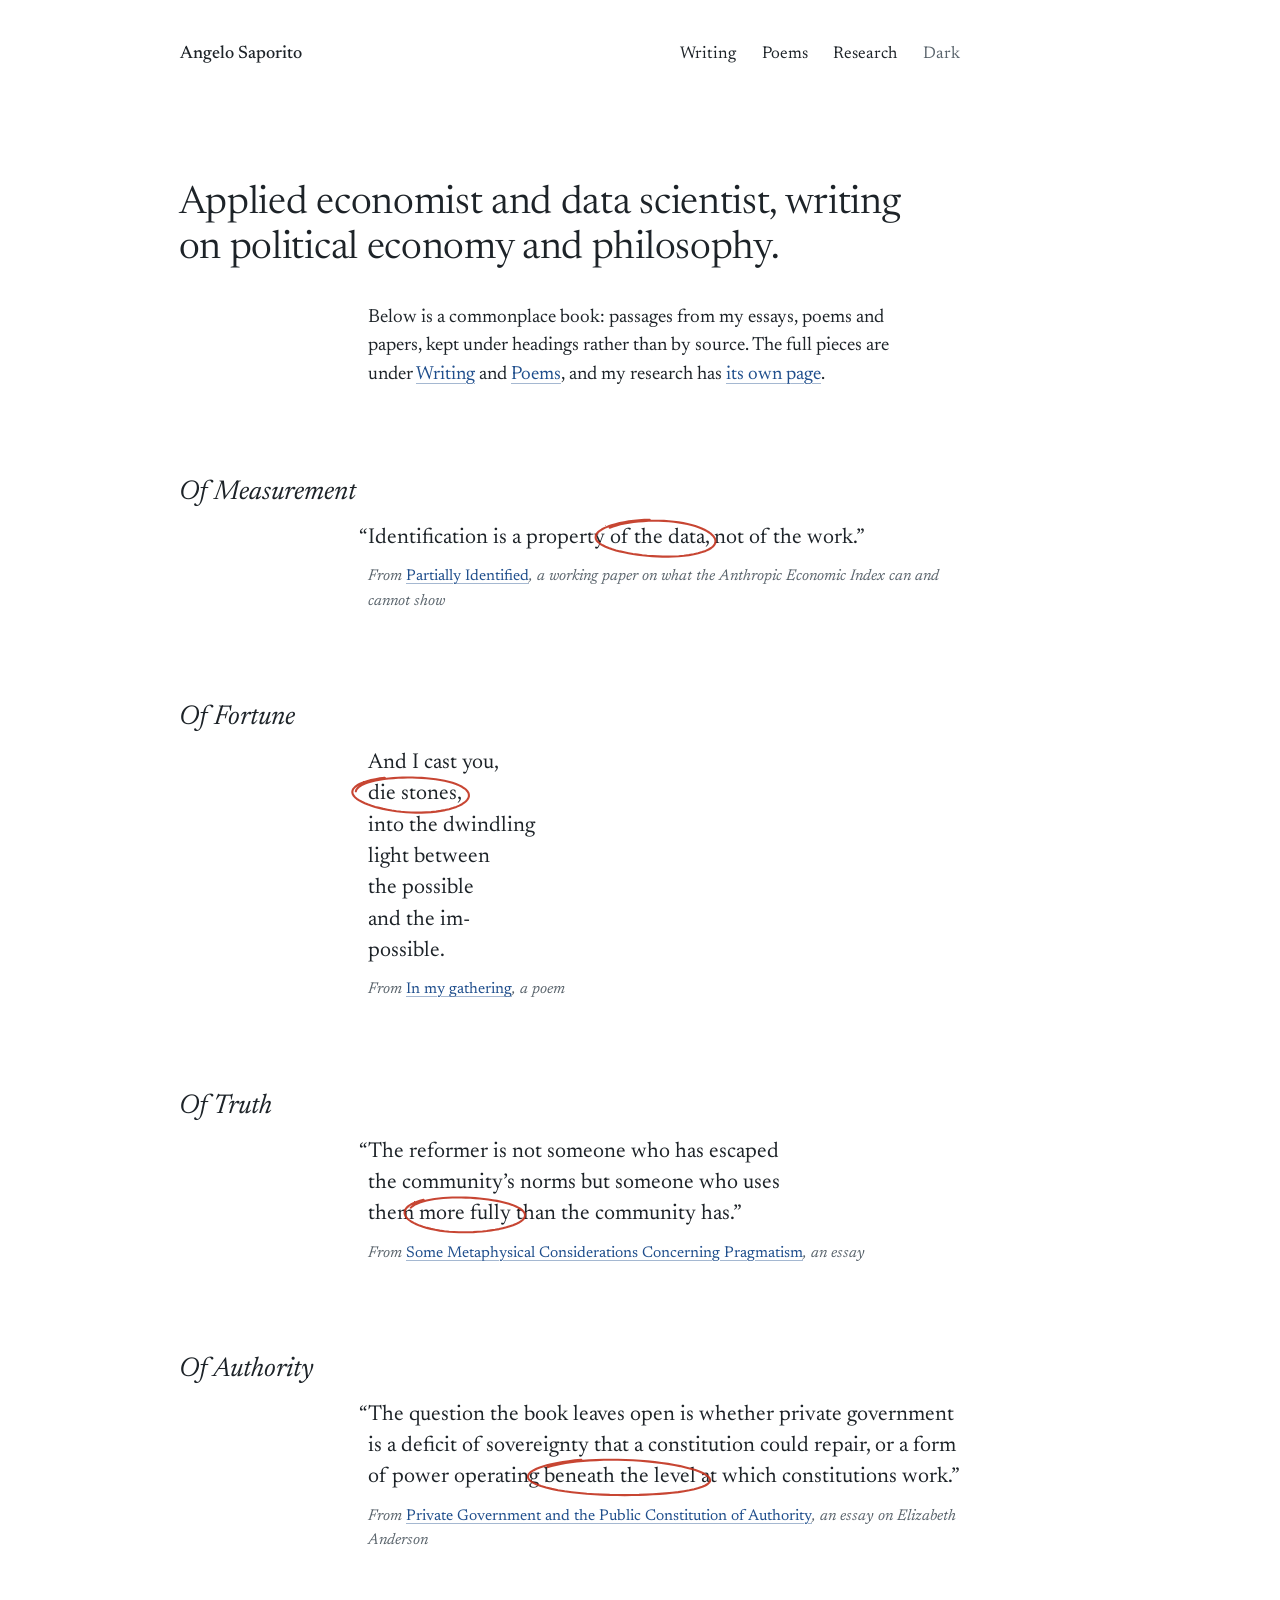
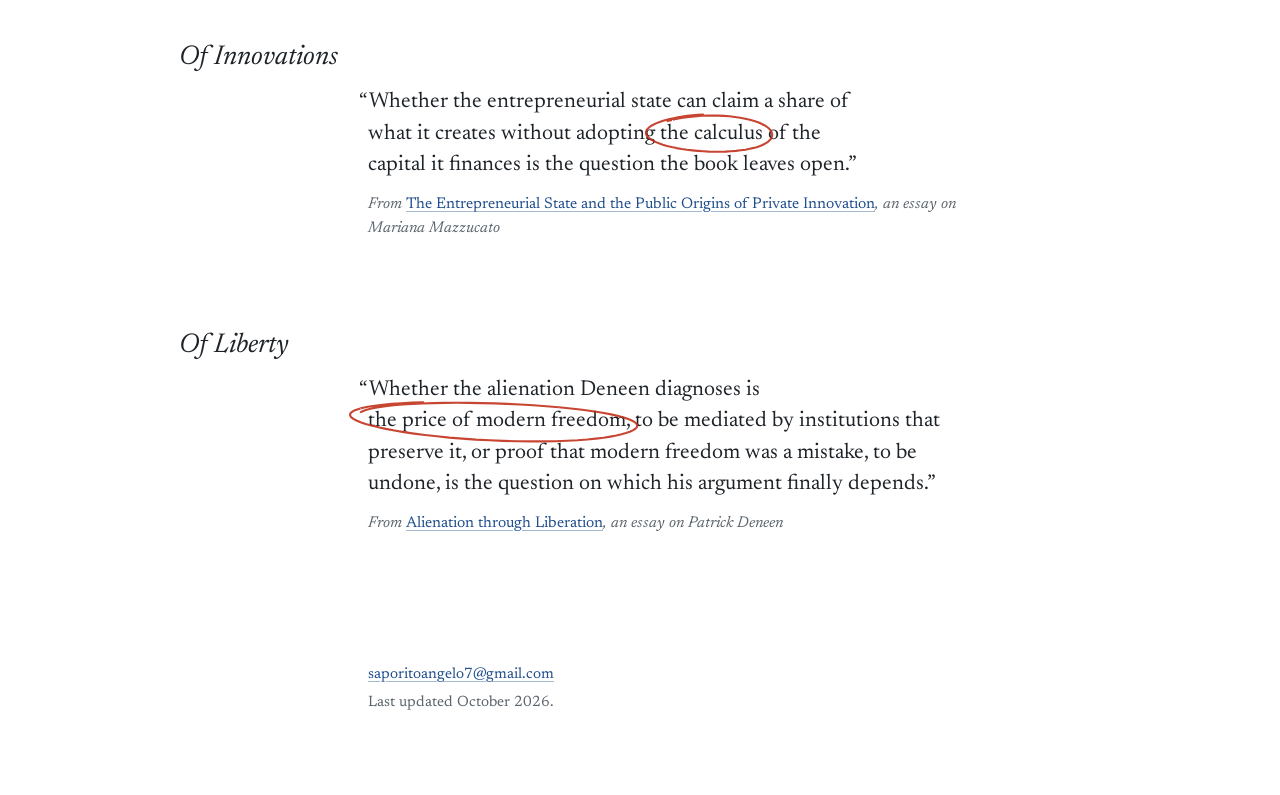
<file: index.html>
<!doctype html>
<html lang="en-GB">
<head>
<meta charset="utf-8">
<script>try{var t=localStorage.getItem("theme");if(t==="dark"||t==="light")document.documentElement.dataset.theme=t}catch(e){}</script>
<meta name="viewport" content="width=device-width, initial-scale=1">
<meta name="color-scheme" content="light dark">
<meta name="theme-color" content="#FFFFFF" media="(prefers-color-scheme: light)">
<meta name="theme-color" content="#15191C" media="(prefers-color-scheme: dark)">
<title>Angelo Saporito | Economics, data science and philosophy</title>
<meta name="description" content="Essays on political economy and philosophy by Angelo Saporito, an economist and data scientist, kept as a commonplace book of passages.">
<link rel="canonical" href="https://angelo-saporito24.github.io/">
<meta property="og:type" content="website">
<meta property="og:title" content="Angelo Saporito">
<meta property="og:description" content="Essays on political economy and philosophy, kept as a commonplace book of passages.">
<meta property="og:url" content="https://angelo-saporito24.github.io/">
<link rel="icon" href="data:image/svg+xml,%3Csvg xmlns='http://www.w3.org/2000/svg' viewBox='0 0 32 32'%3E%3Crect width='32' height='32' rx='7' fill='%23FFFFFF'/%3E%3Cpath d='M8.5 17.5C8 10.5 22 8 24.2 14.6C26 21 12.5 25.5 9 19.5C7.6 16.8 9.6 12.6 13 11.4' fill='none' stroke='%23C2311F' stroke-width='2.4' stroke-linecap='round'/%3E%3C/svg%3E">
<link rel="preload" href="/fonts/newsreader-normal.woff2" as="font" type="font/woff2" crossorigin>
<link rel="stylesheet" href="/site.css">
</head>

<body>
<a class="skip-link" href="#commonplace">Skip to the commonplace</a>

<!-- Grain for the pencil line -->
<svg width="0" height="0" style="position:absolute" aria-hidden="true" focusable="false">
  <filter id="grain"><feTurbulence type="fractalNoise" baseFrequency="1.1" numOctaves="1" seed="4" result="n"/><feDisplacementMap in="SourceGraphic" in2="n" scale="1.6" xChannelSelector="R" yChannelSelector="G"/></filter>
</svg>

<div class="page">

  <header class="site-header">
    <a class="home" href="/" aria-current="page">Angelo Saporito</a>
    <nav aria-label="Site">
      <ul class="nav">
        <li><a href="/writing/">Writing</a></li>
        <li><a href="/poems/">Poems</a></li>
        <li><a href="/research/">Research</a></li>
      </ul>
    </nav>
    <button class="theme-toggle" type="button" hidden>Dark</button>
  </header>

  <header class="masthead">
    <h1 class="statement">Applied economist and data scientist, writing on political economy and philosophy.</h1>
    <p class="lead">Below is a commonplace book: passages from my essays, poems and papers, kept under headings rather than by source. The full pieces are under <a href="/writing/">Writing</a> and <a href="/poems/">Poems</a>, and my research has <a href="/research/">its own page</a>.</p>
  </header>

  <main id="commonplace">

    <section class="locus" aria-labelledby="of-measurement">
      <h2 id="of-measurement">Of Measurement</h2>
      <blockquote class="quote">
        <p><span class="open">“</span>Identification is a property <mark class="circled">of the data</mark>, not of the work.”</p>
        <footer class="source">From <a href="/research/"><cite>Partially Identified</cite></a>, a working paper on what the Anthropic Economic Index can and cannot show</footer>
      </blockquote>
    </section>

    <section class="locus" aria-labelledby="of-fortune">
      <h2 id="of-fortune">Of Fortune</h2>
      <blockquote class="quote verse-quote">
        <p><span class="l">And I cast you,</span><span class="l"><mark class="circled">die stones</mark>,</span><span class="l">into the dwindling</span><span class="l">light between</span><span class="l">the possible</span><span class="l">and the im-</span><span class="l">possible.</span></p>
        <footer class="source">From <a href="/poems/#in-my-gathering"><cite>In my gathering</cite></a>, a poem</footer>
      </blockquote>
    </section>

    <section class="locus" aria-labelledby="of-truth">
      <h2 id="of-truth">Of Truth</h2>
      <blockquote class="quote">
        <p><span class="open">“</span>The reformer is not someone who has escaped the community’s norms but someone who uses them <mark class="circled">more fully</mark> than the community has.”</p>
        <footer class="source">From <a href="/writing/#pragmatism"><cite>Some Metaphysical Considerations Concerning Pragmatism</cite></a>, an essay</footer>
      </blockquote>
    </section>

    <section class="locus" aria-labelledby="of-authority">
      <h2 id="of-authority">Of Authority</h2>
      <blockquote class="quote">
        <p><span class="open">“</span>The question the book leaves open is whether private government is a deficit of sovereignty that a constitution could repair, or a form of power operating <mark class="circled">beneath the level</mark> at which constitutions work.”</p>
        <footer class="source">From <a href="/writing/#anderson"><cite>Private Government and the Public Constitution of Authority</cite></a>, an essay on Elizabeth Anderson</footer>
      </blockquote>
    </section>

    <section class="locus" aria-labelledby="of-innovations">
      <h2 id="of-innovations">Of Innovations</h2>
      <blockquote class="quote">
        <p><span class="open">“</span>Whether the entrepreneurial state can claim a share of what it creates without adopting <mark class="circled">the calculus</mark> of the capital it finances is the question the book leaves open.”</p>
        <footer class="source">From <a href="/writing/#mazzucato"><cite>The Entrepreneurial State and the Public Origins of Private Innovation</cite></a>, an essay on Mariana Mazzucato</footer>
      </blockquote>
    </section>

    <section class="locus" aria-labelledby="of-liberty">
      <h2 id="of-liberty">Of Liberty</h2>
      <blockquote class="quote">
        <p><span class="open">“</span>Whether the alienation Deneen diagnoses is <mark class="circled">the price of modern freedom</mark>, to be mediated by institutions that preserve it, or proof that modern freedom was a mistake, to be undone, is the question on which his argument finally depends.”</p>
        <footer class="source">From <a href="/writing/#deneen"><cite>Alienation through Liberation</cite></a>, an essay on Patrick Deneen</footer>
      </blockquote>
    </section>

  </main>

  <footer class="colophon">
    <div>
      <p><a href="mailto:saporitoangelo7&#64;gmail&#46;com">saporitoangelo7&#64;gmail&#46;com</a></p>
      <p>Last updated October 2026.</p>
    </div>
  </footer>

</div>
<script src="/theme.js" defer></script>
<script src="/site.js" defer></script>
</body>
</html>
</file>
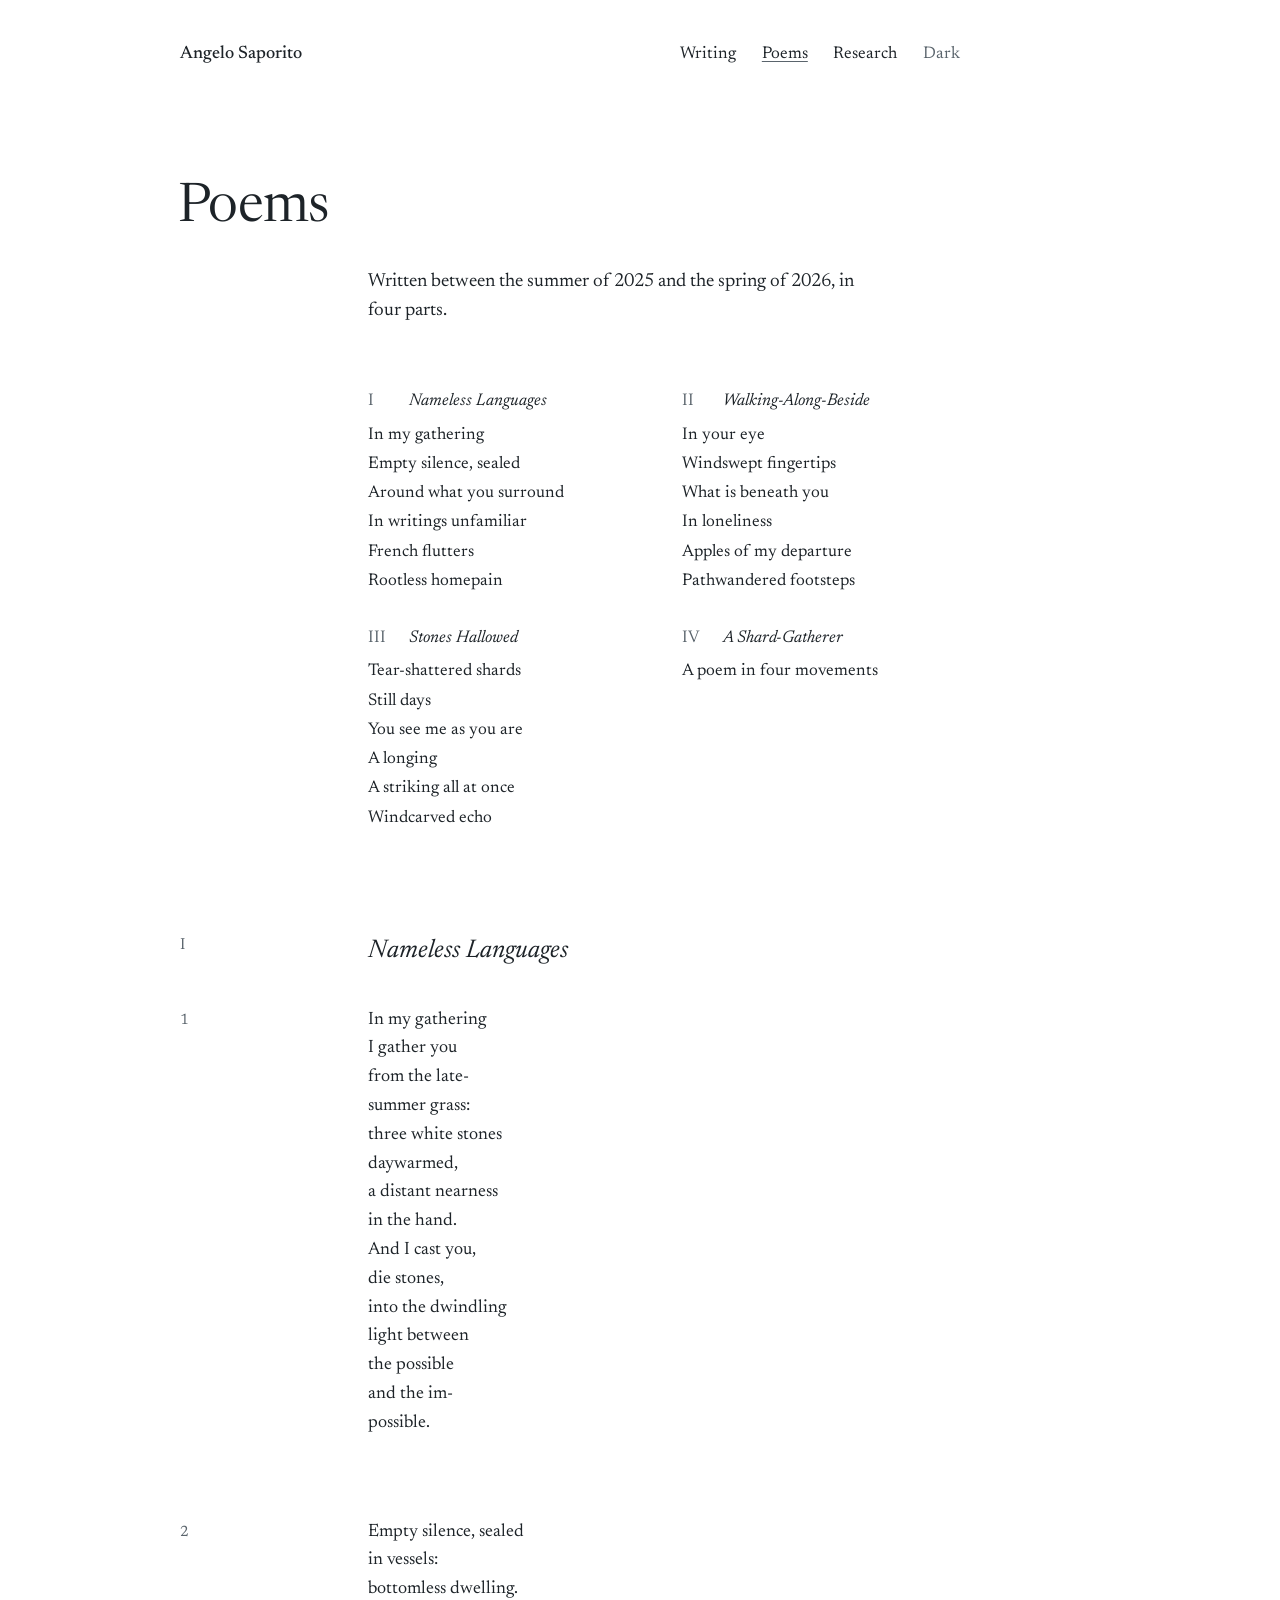
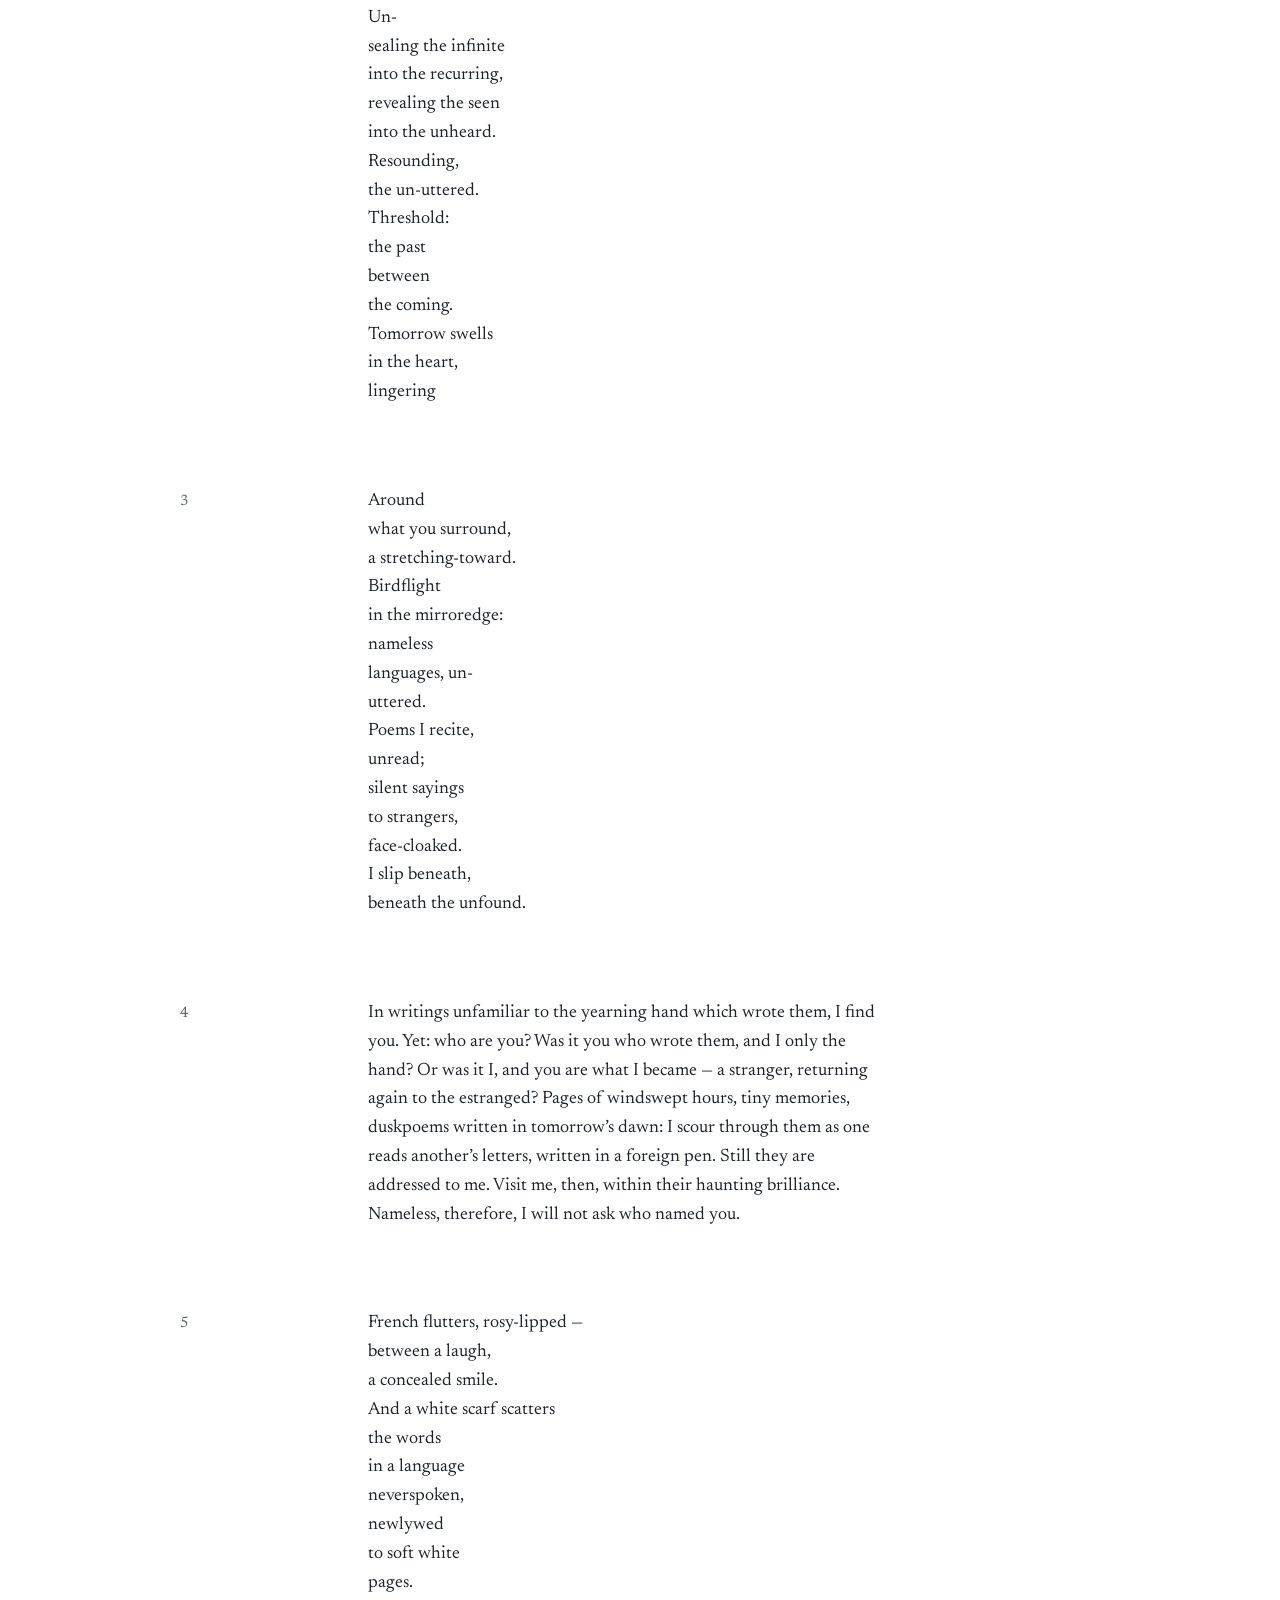
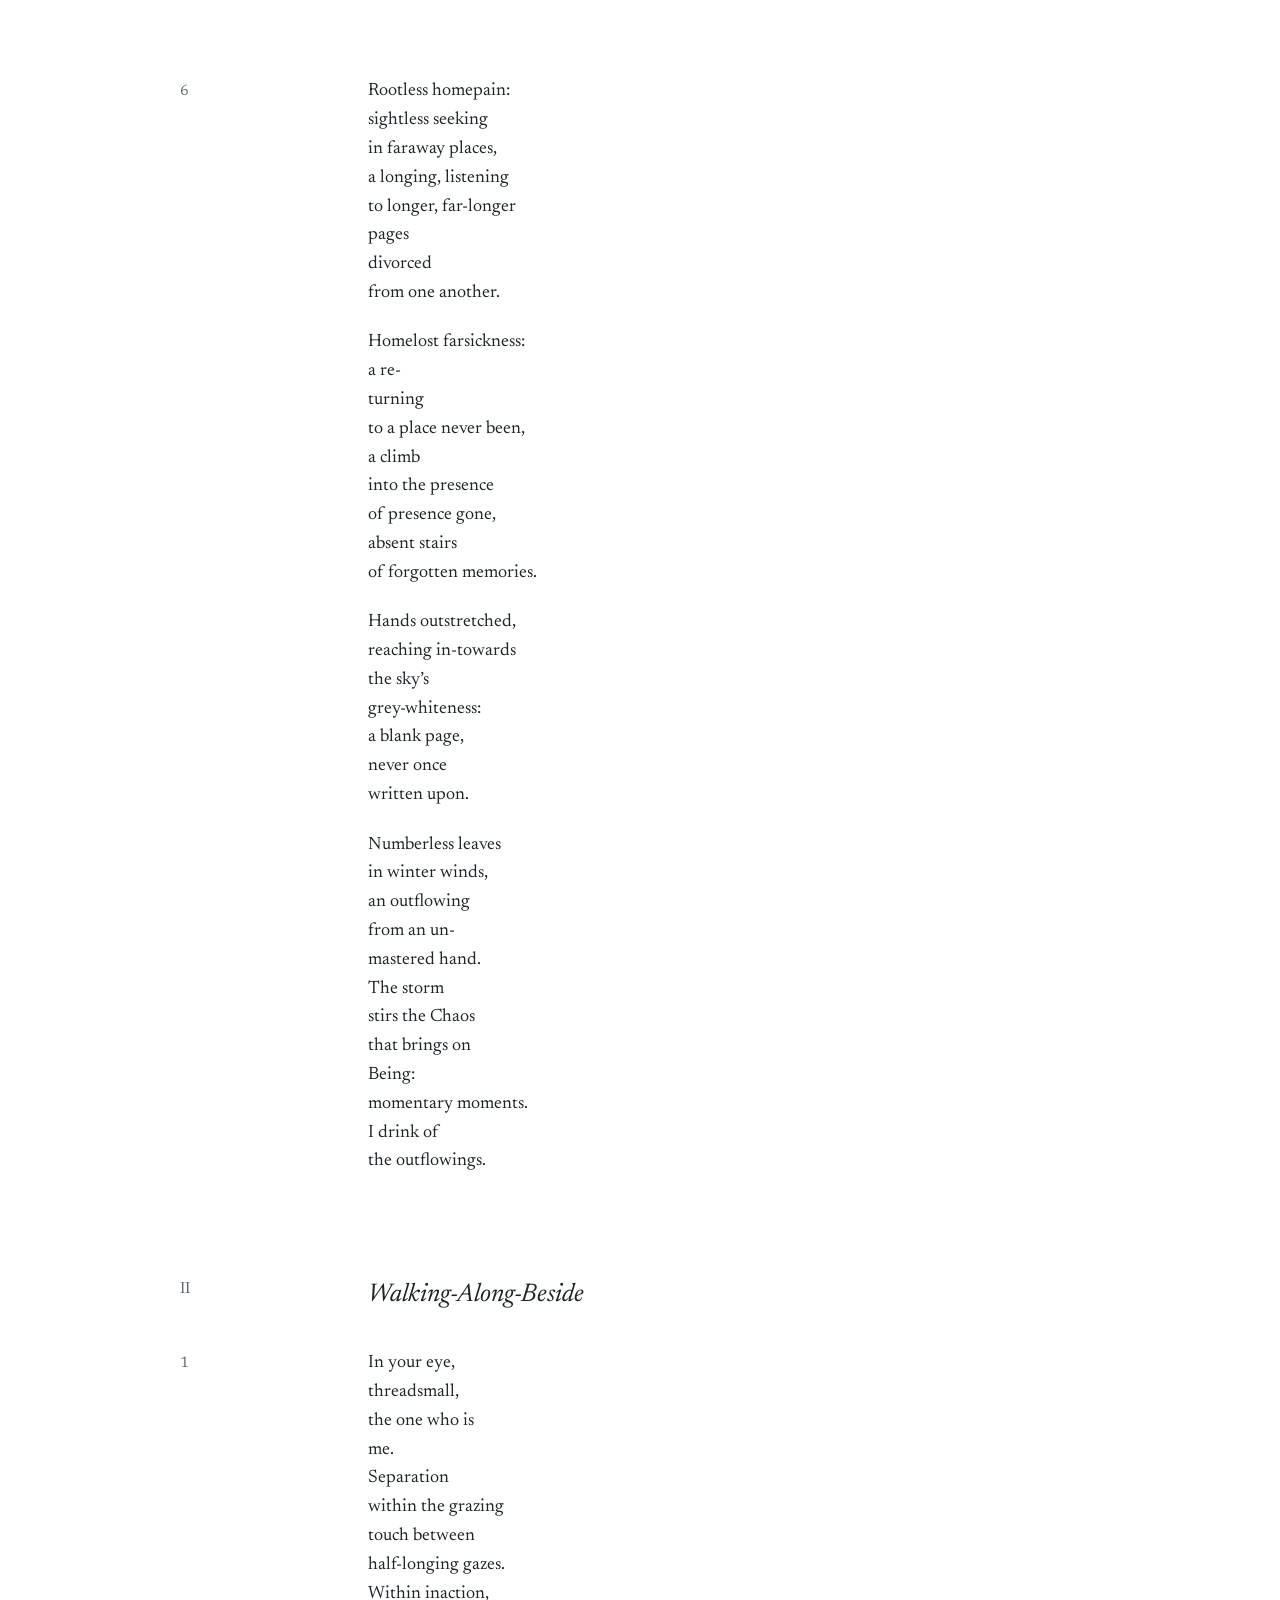
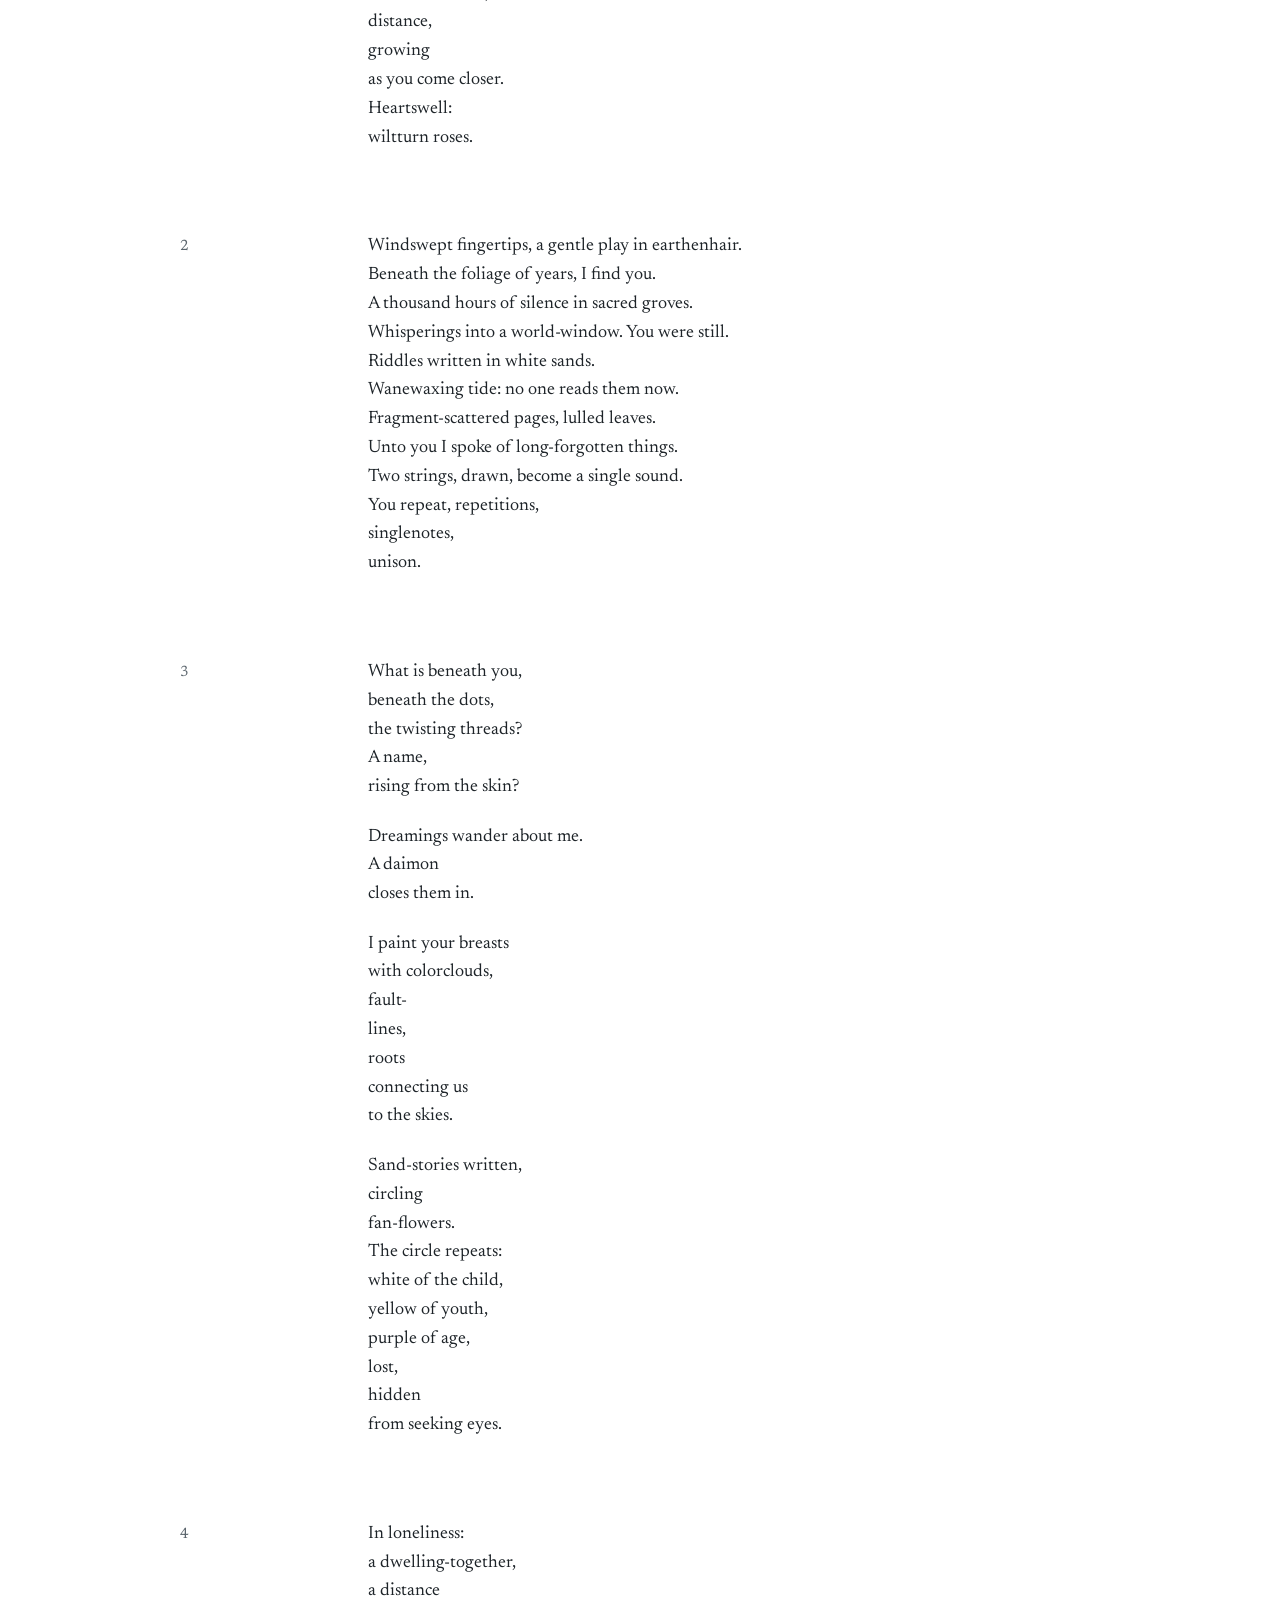
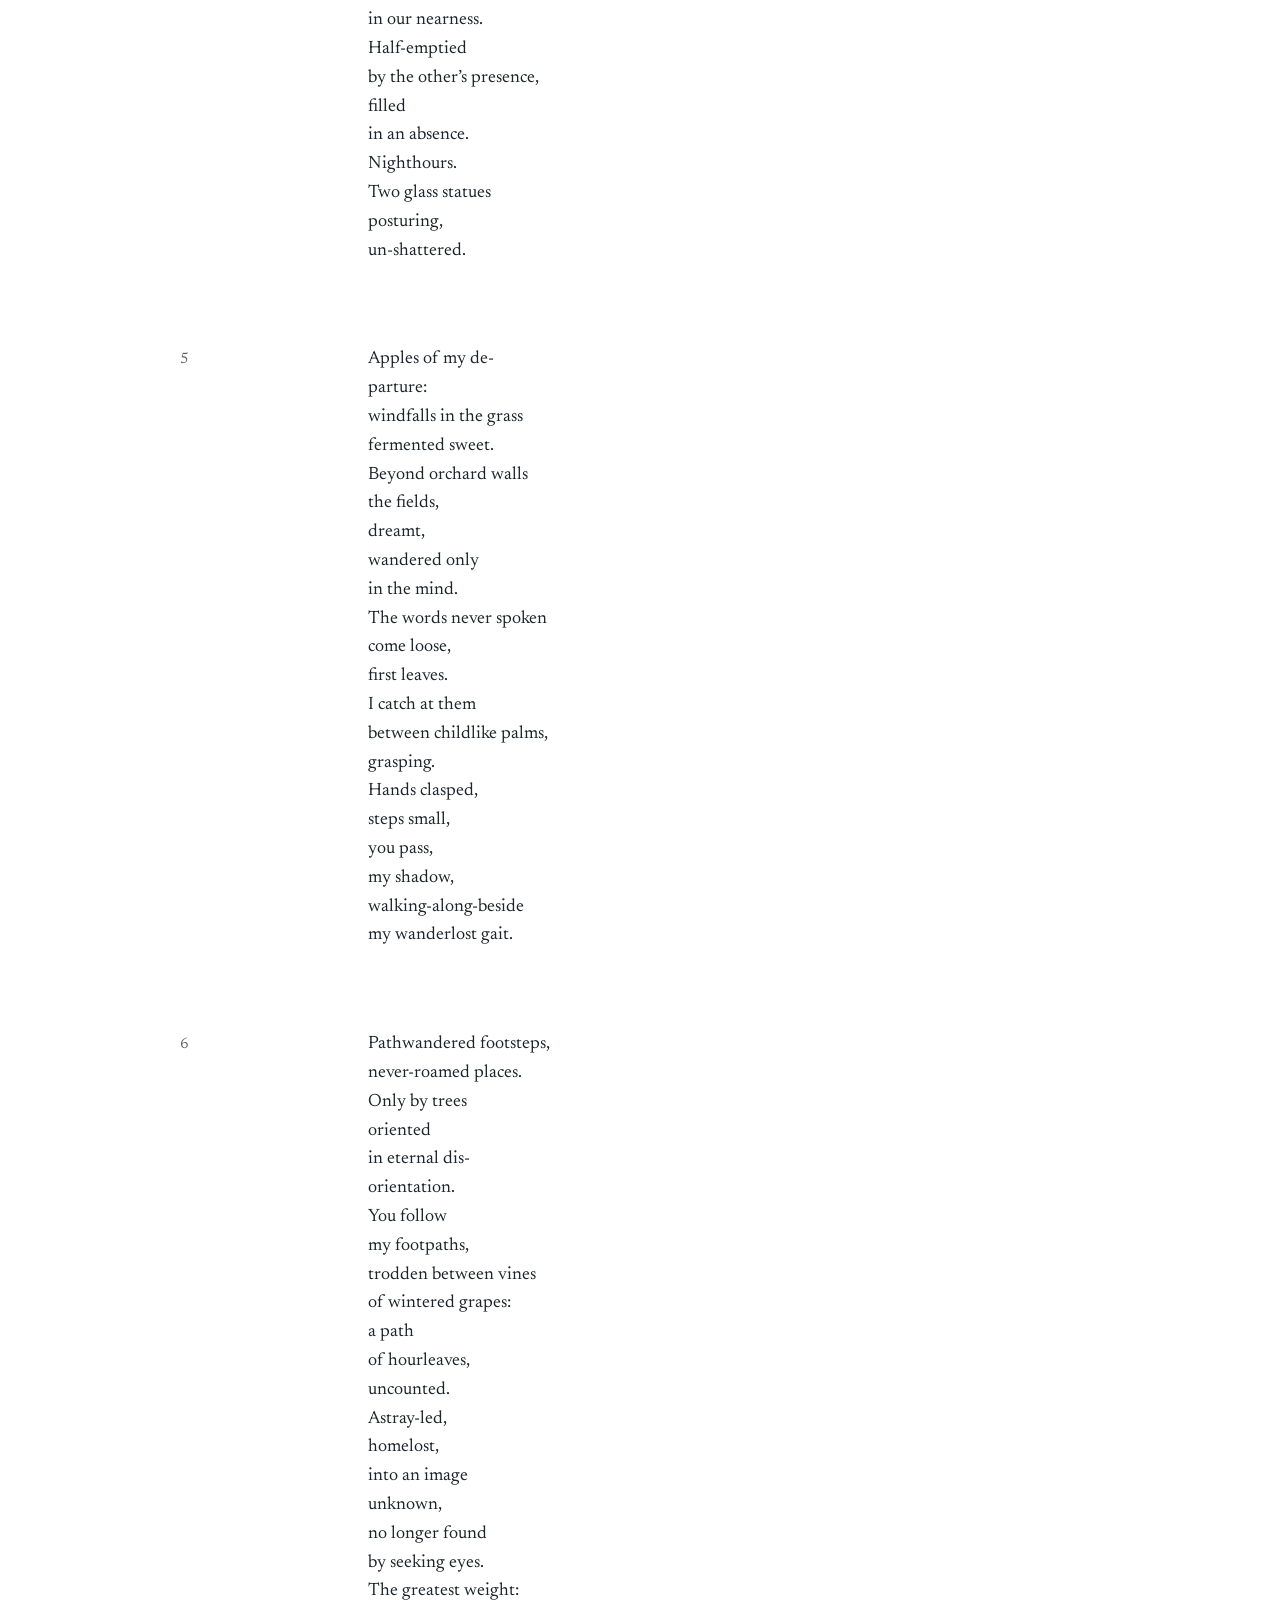
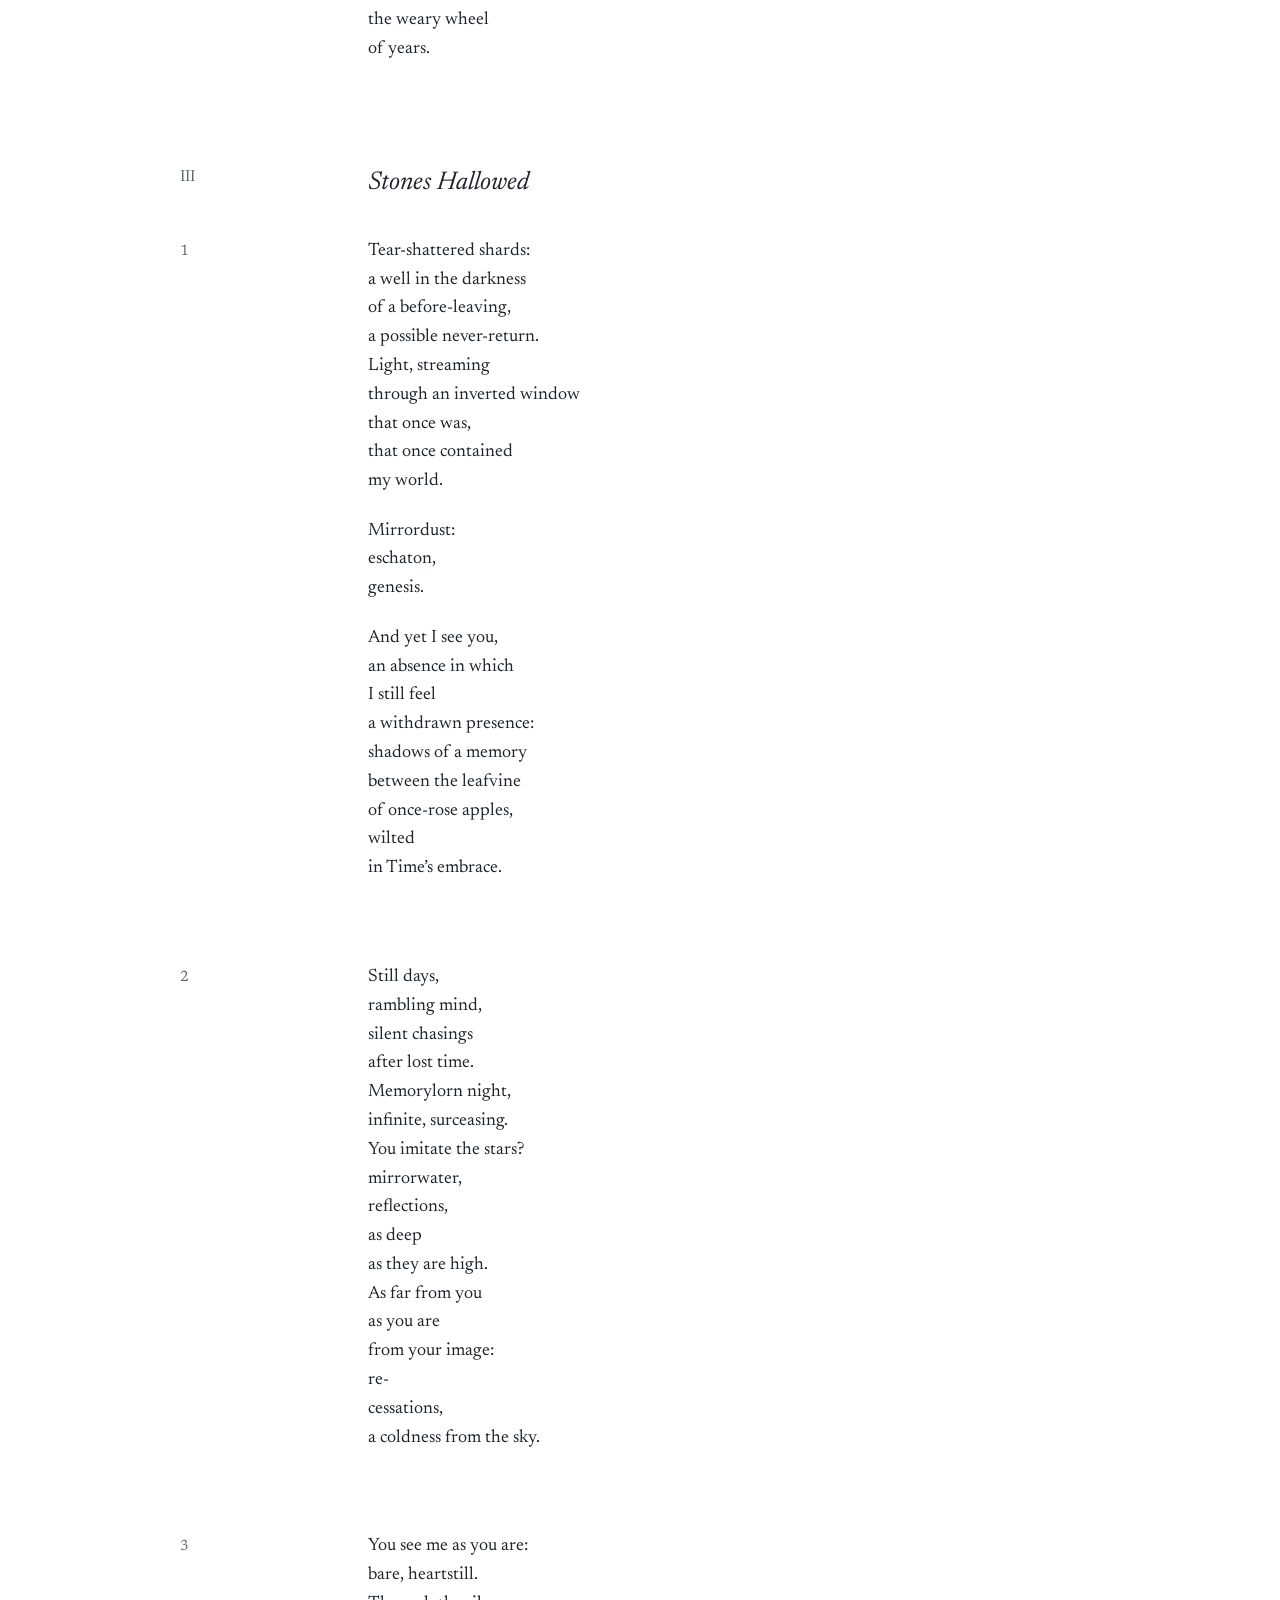
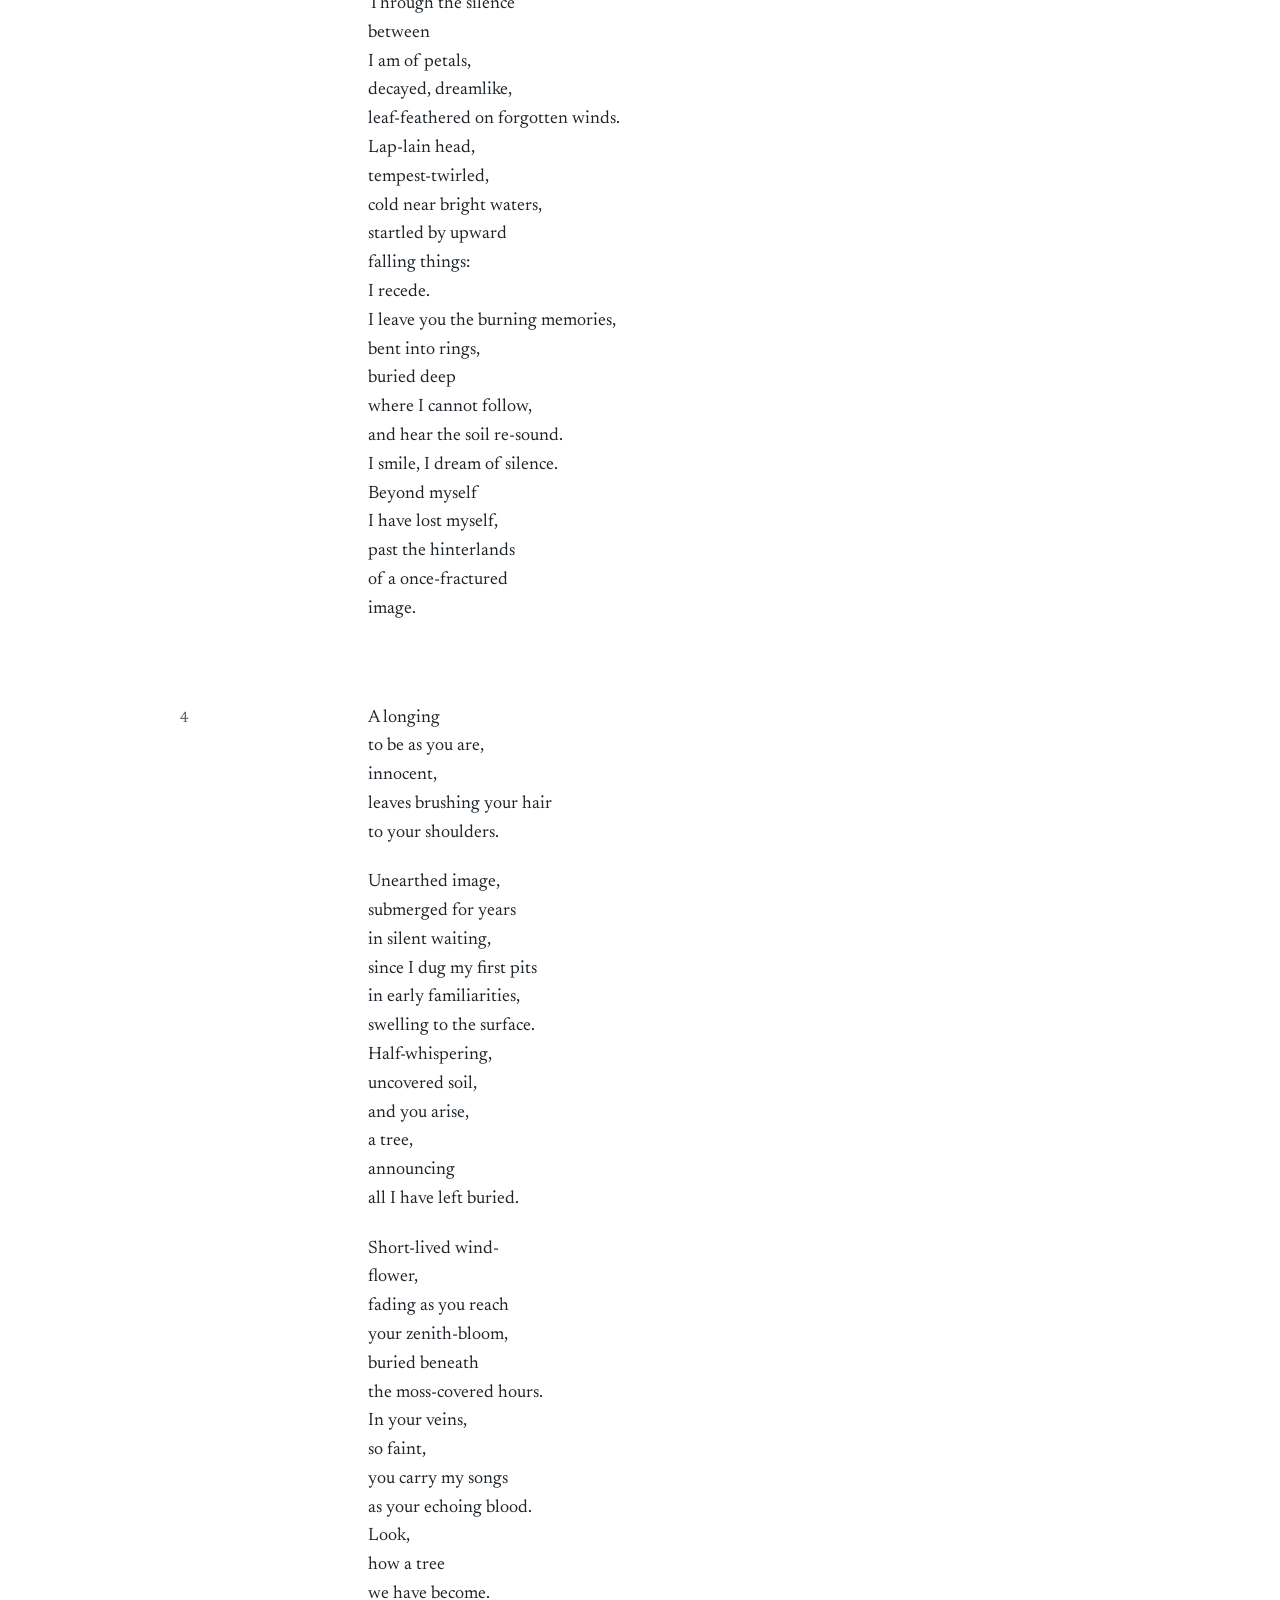
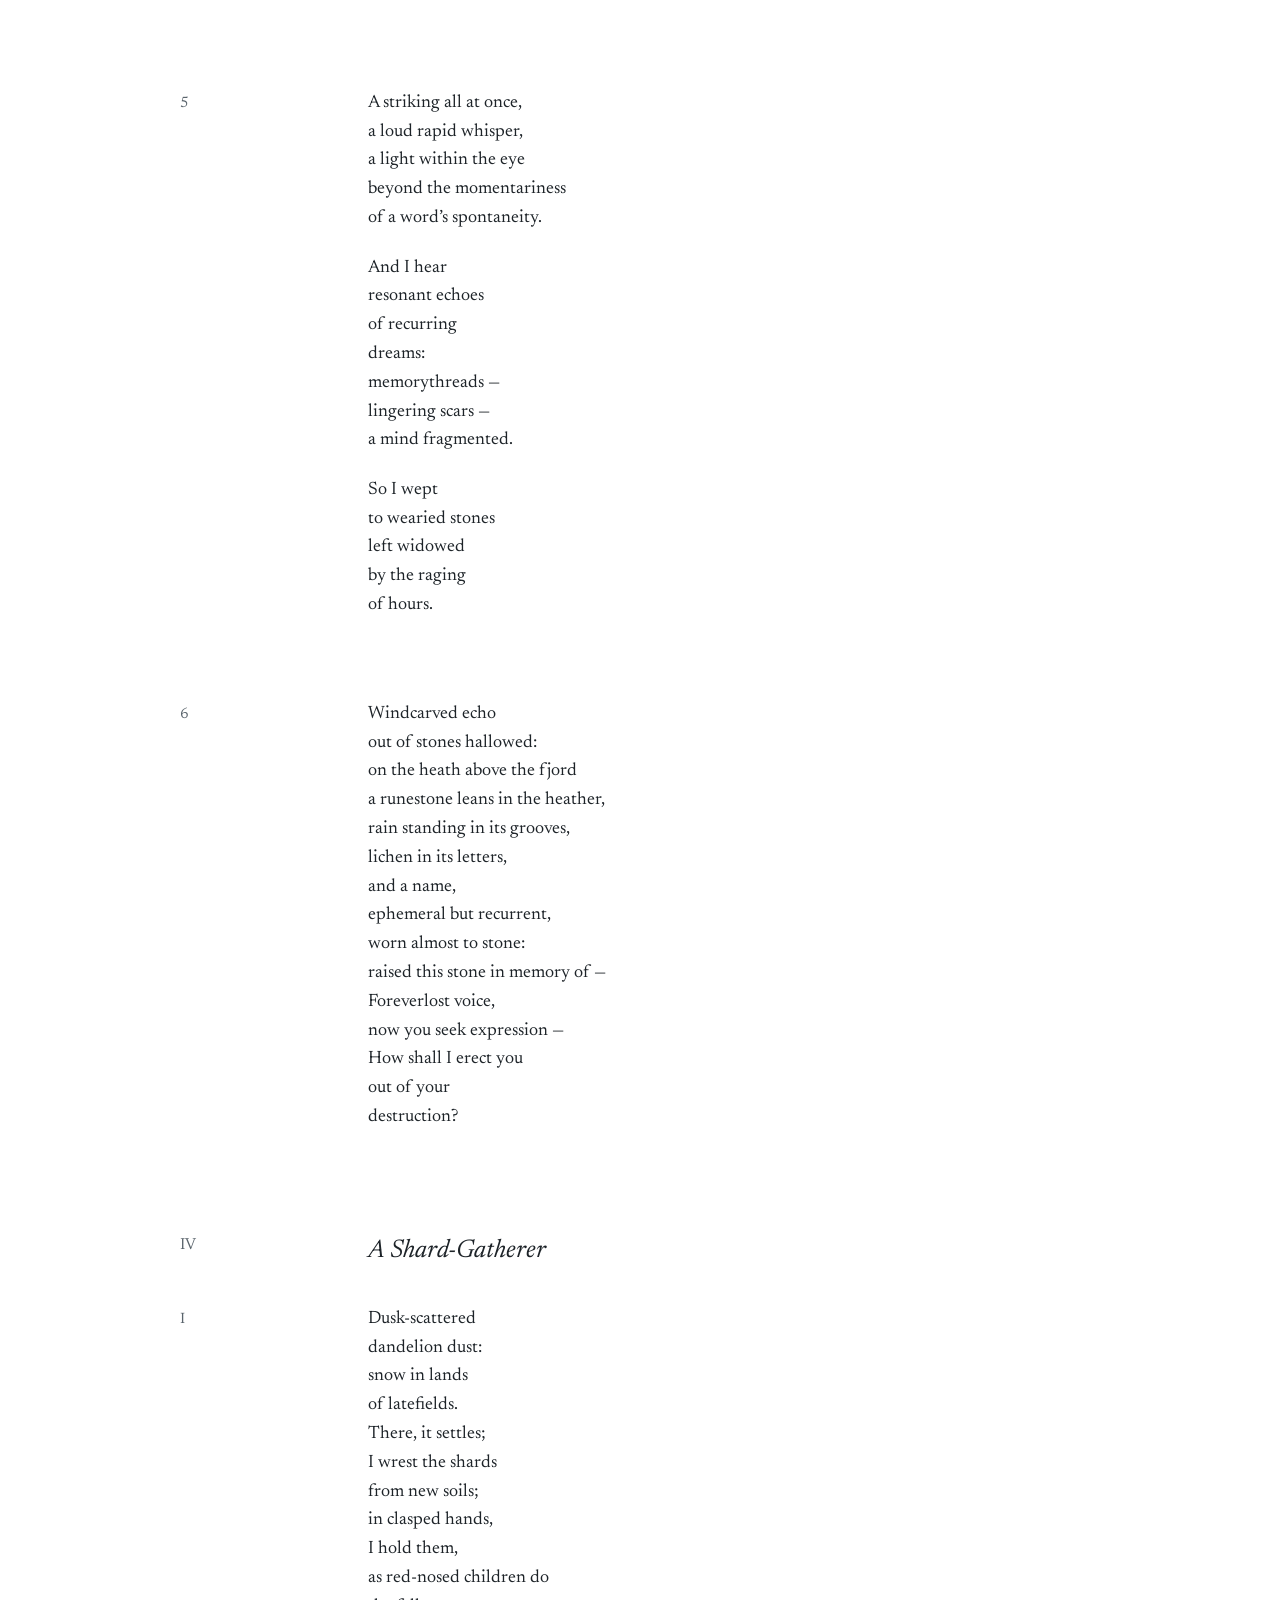
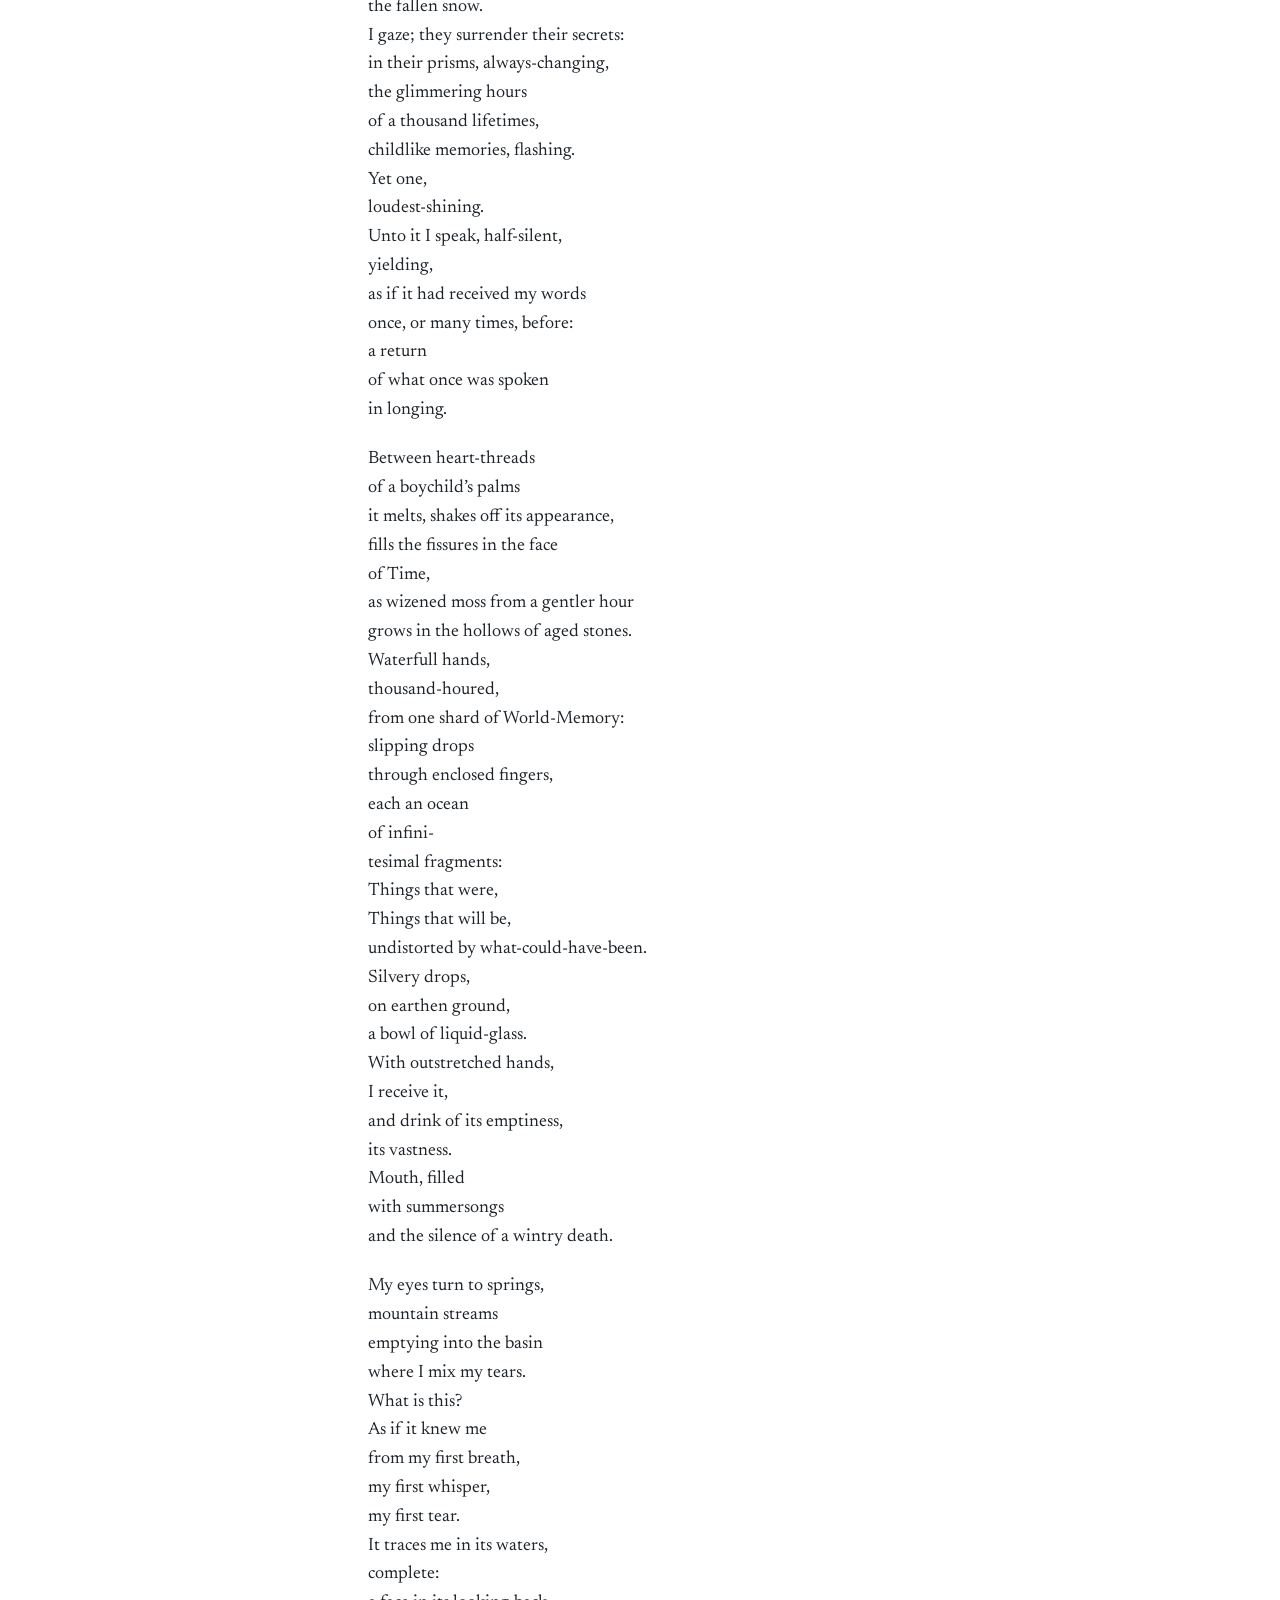
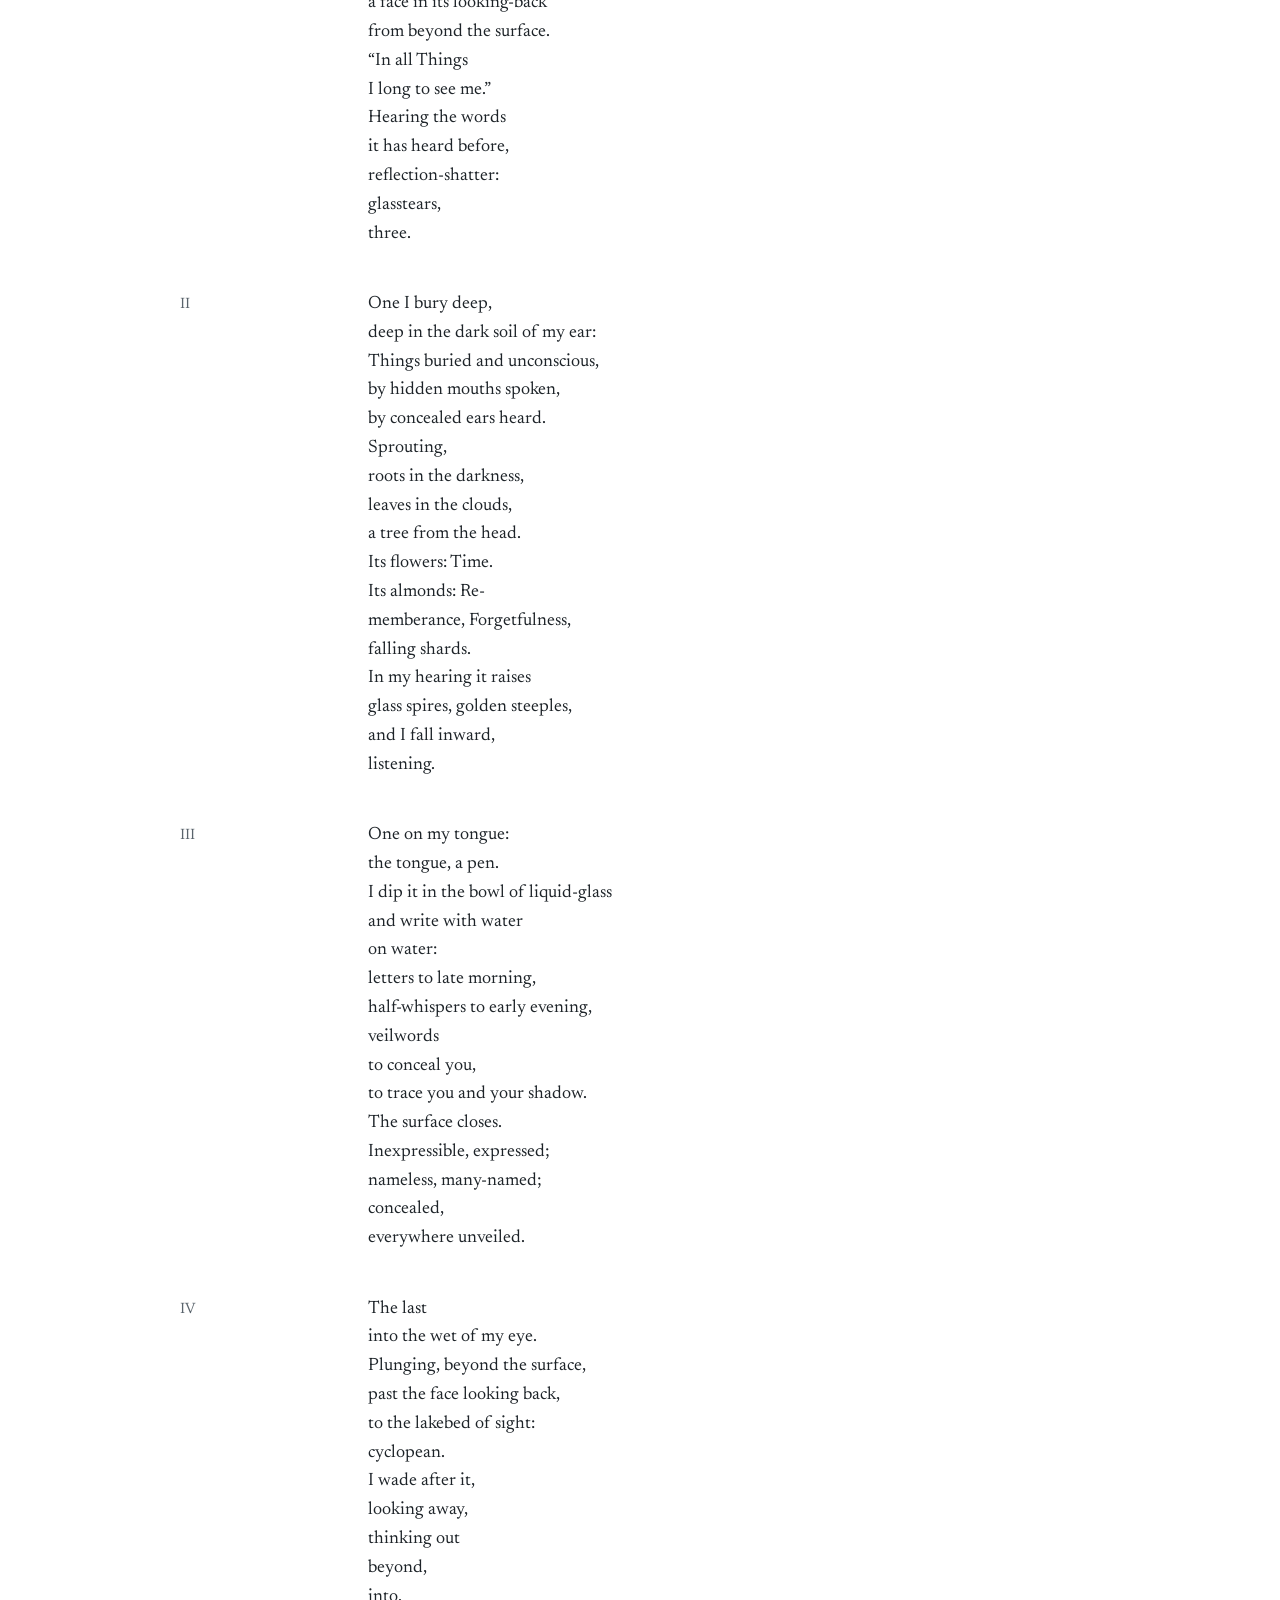
<file: poems/index.html>
<!doctype html>
<html lang="en-GB">
<head>
<meta charset="utf-8">
<script>try{var t=localStorage.getItem("theme");if(t==="dark"||t==="light")document.documentElement.dataset.theme=t}catch(e){}</script>
<meta name="viewport" content="width=device-width, initial-scale=1">
<meta name="color-scheme" content="light dark">
<meta name="theme-color" content="#FFFFFF" media="(prefers-color-scheme: light)">
<meta name="theme-color" content="#15191C" media="(prefers-color-scheme: dark)">
<title>Poems | Angelo Saporito</title>
<meta name="description" content="Poems by Angelo Saporito, written 2025 to 2026, in four parts: Nameless Languages, Walking-Along-Beside, Stones Hallowed, and A Shard-Gatherer.">
<link rel="canonical" href="https://angelo-saporito24.github.io/poems/">
<link rel="icon" href="data:image/svg+xml,%3Csvg xmlns='http://www.w3.org/2000/svg' viewBox='0 0 32 32'%3E%3Crect width='32' height='32' rx='7' fill='%23FFFFFF'/%3E%3Cpath d='M8.5 17.5C8 10.5 22 8 24.2 14.6C26 21 12.5 25.5 9 19.5C7.6 16.8 9.6 12.6 13 11.4' fill='none' stroke='%23C2311F' stroke-width='2.4' stroke-linecap='round'/%3E%3C/svg%3E">
<link rel="preload" href="/fonts/newsreader-normal.woff2" as="font" type="font/woff2" crossorigin>
<link rel="stylesheet" href="/site.css">
</head>

<body>
<a class="skip-link" href="#poems">Skip to the poems</a>

<div class="page">

  <header class="site-header">
    <a class="home" href="/">Angelo Saporito</a>
    <nav aria-label="Site">
      <ul class="nav">
        <li><a href="/writing/">Writing</a></li>
        <li><a href="/poems/" aria-current="page">Poems</a></li>
        <li><a href="/research/">Research</a></li>
      </ul>
    </nav>
    <button class="theme-toggle" type="button" hidden>Dark</button>
  </header>

  <header class="masthead">
    <h1>Poems</h1>
    <p class="lead">Written between the summer of 2025 and the spring of 2026, in four parts.</p>
  </header>

  <main id="poems">
    <nav class="contents" aria-label="Contents">
      <div class="contents-part">
        <p class="contents-head"><span class="n">I</span>Nameless Languages</p>
        <ol>
          <li><a href="#in-my-gathering">In my gathering</a></li>
          <li><a href="#empty-silence-sealed">Empty silence, sealed</a></li>
          <li><a href="#around-what-you-surround">Around what you surround</a></li>
          <li><a href="#in-writings-unfamiliar">In writings unfamiliar</a></li>
          <li><a href="#french-flutters">French flutters</a></li>
          <li><a href="#rootless-homepain">Rootless homepain</a></li>
        </ol>
      </div>
      <div class="contents-part">
        <p class="contents-head"><span class="n">II</span>Walking-Along-Beside</p>
        <ol>
          <li><a href="#in-your-eye">In your eye</a></li>
          <li><a href="#windswept-fingertips">Windswept fingertips</a></li>
          <li><a href="#what-is-beneath-you">What is beneath you</a></li>
          <li><a href="#in-loneliness">In loneliness</a></li>
          <li><a href="#apples-of-my-departure">Apples of my departure</a></li>
          <li><a href="#pathwandered-footsteps">Pathwandered footsteps</a></li>
        </ol>
      </div>
      <div class="contents-part">
        <p class="contents-head"><span class="n">III</span>Stones Hallowed</p>
        <ol>
          <li><a href="#tear-shattered-shards">Tear-shattered shards</a></li>
          <li><a href="#still-days">Still days</a></li>
          <li><a href="#you-see-me-as-you-are">You see me as you are</a></li>
          <li><a href="#a-longing">A longing</a></li>
          <li><a href="#a-striking-all-at-once">A striking all at once</a></li>
          <li><a href="#windcarved-echo">Windcarved echo</a></li>
        </ol>
      </div>
      <div class="contents-part">
        <p class="contents-head"><span class="n">IV</span>A Shard-Gatherer</p>
        <ol>
          <li><a href="#a-shard-gatherer">A poem in four movements</a></li>
        </ol>
      </div>
    </nav>

    <section class="part" id="nameless-languages" aria-labelledby="h-part-1">
      <h2 class="part-head" id="h-part-1"><span class="n">I</span><span>Nameless Languages</span></h2>
      <article class="poem" id="in-my-gathering" aria-labelledby="h-in-my-gathering">
        <div class="n" aria-hidden="true">1</div>
        <div class="verse">
          <h3 class="visually-hidden" id="h-in-my-gathering">In my gathering</h3>
          <p class="stanza"><span class="l">In my gathering</span><span class="l">I gather you</span><span class="l">from the late-</span><span class="l">summer grass:</span><span class="l">three white stones</span><span class="l">daywarmed,</span><span class="l">a distant nearness</span><span class="l">in the hand.</span><span class="l">And I cast you,</span><span class="l">die stones,</span><span class="l">into the dwindling</span><span class="l">light between</span><span class="l">the possible</span><span class="l">and the im-</span><span class="l">possible.</span></p>
        </div>
      </article>

      <article class="poem" id="empty-silence-sealed" aria-labelledby="h-empty-silence-sealed">
        <div class="n" aria-hidden="true">2</div>
        <div class="verse">
          <h3 class="visually-hidden" id="h-empty-silence-sealed">Empty silence, sealed</h3>
          <p class="stanza"><span class="l">Empty silence, sealed</span><span class="l">in vessels:</span><span class="l">bottomless dwelling.</span><span class="l">Un-</span><span class="l">sealing the infinite</span><span class="l">into the recurring,</span><span class="l">revealing the seen</span><span class="l">into the unheard.</span><span class="l">Resounding,</span><span class="l">the un-uttered.</span><span class="l">Threshold:</span><span class="l">the past</span><span class="l">between</span><span class="l">the coming.</span><span class="l">Tomorrow swells</span><span class="l">in the heart,</span><span class="l">lingering</span></p>
        </div>
      </article>

      <article class="poem" id="around-what-you-surround" aria-labelledby="h-around-what-you-surround">
        <div class="n" aria-hidden="true">3</div>
        <div class="verse">
          <h3 class="visually-hidden" id="h-around-what-you-surround">Around what you surround</h3>
          <p class="stanza"><span class="l">Around</span><span class="l">what you surround,</span><span class="l">a stretching-toward.</span><span class="l">Birdflight</span><span class="l">in the mirroredge:</span><span class="l">nameless</span><span class="l">languages, un-</span><span class="l">uttered.</span><span class="l">Poems I recite,</span><span class="l">unread;</span><span class="l">silent sayings</span><span class="l">to strangers,</span><span class="l">face-cloaked.</span><span class="l">I slip beneath,</span><span class="l">beneath the unfound.</span></p>
        </div>
      </article>

      <article class="poem prose-poem" id="in-writings-unfamiliar" aria-labelledby="h-in-writings-unfamiliar">
        <div class="n" aria-hidden="true">4</div>
        <div class="verse">
          <h3 class="visually-hidden" id="h-in-writings-unfamiliar">In writings unfamiliar</h3>
          <p class="prose">In writings unfamiliar to the yearning hand which wrote them, I find you. Yet: who are you? Was it you who wrote them, and I only the hand? Or was it I, and you are what I became — a stranger, returning again to the estranged? Pages of windswept hours, tiny memories, duskpoems written in tomorrow’s dawn: I scour through them as one reads another’s letters, written in a foreign pen. Still they are addressed to me. Visit me, then, within their haunting brilliance. Nameless, therefore, I will not ask who named you.</p>
        </div>
      </article>

      <article class="poem" id="french-flutters" aria-labelledby="h-french-flutters">
        <div class="n" aria-hidden="true">5</div>
        <div class="verse">
          <h3 class="visually-hidden" id="h-french-flutters">French flutters</h3>
          <p class="stanza"><span class="l">French flutters, rosy-lipped —</span><span class="l">between a laugh,</span><span class="l">a concealed smile.</span><span class="l">And a white scarf scatters</span><span class="l">the words</span><span class="l">in a language</span><span class="l">neverspoken,</span><span class="l">newlywed</span><span class="l">to soft white</span><span class="l">pages.</span></p>
        </div>
      </article>

      <article class="poem" id="rootless-homepain" aria-labelledby="h-rootless-homepain">
        <div class="n" aria-hidden="true">6</div>
        <div class="verse">
          <h3 class="visually-hidden" id="h-rootless-homepain">Rootless homepain</h3>
          <p class="stanza"><span class="l">Rootless homepain:</span><span class="l">sightless seeking</span><span class="l">in faraway places,</span><span class="l">a longing, listening</span><span class="l">to longer, far-longer</span><span class="l">pages</span><span class="l">divorced</span><span class="l">from one another.</span></p>
          <p class="stanza"><span class="l">Homelost farsickness:</span><span class="l">a re-</span><span class="l">turning</span><span class="l">to a place never been,</span><span class="l">a climb</span><span class="l">into the presence</span><span class="l">of presence gone,</span><span class="l">absent stairs</span><span class="l">of forgotten memories.</span></p>
          <p class="stanza"><span class="l">Hands outstretched,</span><span class="l">reaching in-towards</span><span class="l">the sky’s</span><span class="l">grey-whiteness:</span><span class="l">a blank page,</span><span class="l">never once</span><span class="l">written upon.</span></p>
          <p class="stanza"><span class="l">Numberless leaves</span><span class="l">in winter winds,</span><span class="l">an outflowing</span><span class="l">from an un-</span><span class="l">mastered hand.</span><span class="l">The storm</span><span class="l">stirs the Chaos</span><span class="l">that brings on</span><span class="l">Being:</span><span class="l">momentary moments.</span><span class="l">I drink of</span><span class="l">the outflowings.</span></p>
        </div>
      </article>
    </section>

    <section class="part" id="walking-along-beside" aria-labelledby="h-part-2">
      <h2 class="part-head" id="h-part-2"><span class="n">II</span><span>Walking-Along-Beside</span></h2>
      <article class="poem" id="in-your-eye" aria-labelledby="h-in-your-eye">
        <div class="n" aria-hidden="true">1</div>
        <div class="verse">
          <h3 class="visually-hidden" id="h-in-your-eye">In your eye</h3>
          <p class="stanza"><span class="l">In your eye,</span><span class="l">threadsmall,</span><span class="l">the one who is</span><span class="l">me.</span><span class="l">Separation</span><span class="l">within the grazing</span><span class="l">touch between</span><span class="l">half-longing gazes.</span><span class="l">Within inaction,</span><span class="l">distance,</span><span class="l">growing</span><span class="l">as you come closer.</span><span class="l">Heartswell:</span><span class="l">wiltturn roses.</span></p>
        </div>
      </article>

      <article class="poem" id="windswept-fingertips" aria-labelledby="h-windswept-fingertips">
        <div class="n" aria-hidden="true">2</div>
        <div class="verse">
          <h3 class="visually-hidden" id="h-windswept-fingertips">Windswept fingertips</h3>
          <p class="stanza"><span class="l">Windswept fingertips, a gentle play in earthenhair.</span><span class="l">Beneath the foliage of years, I find you.</span><span class="l">A thousand hours of silence in sacred groves.</span><span class="l">Whisperings into a world-window. You were still.</span><span class="l">Riddles written in white sands.</span><span class="l">Wanewaxing tide: no one reads them now.</span><span class="l">Fragment-scattered pages, lulled leaves.</span><span class="l">Unto you I spoke of long-forgotten things.</span><span class="l">Two strings, drawn, become a single sound.</span><span class="l">You repeat, repetitions,</span><span class="l">singlenotes,</span><span class="l">unison.</span></p>
        </div>
      </article>

      <article class="poem" id="what-is-beneath-you" aria-labelledby="h-what-is-beneath-you">
        <div class="n" aria-hidden="true">3</div>
        <div class="verse">
          <h3 class="visually-hidden" id="h-what-is-beneath-you">What is beneath you</h3>
          <p class="stanza"><span class="l">What is beneath you,</span><span class="l">beneath the dots,</span><span class="l">the twisting threads?</span><span class="l">A name,</span><span class="l">rising from the skin?</span></p>
          <p class="stanza"><span class="l">Dreamings wander about me.</span><span class="l">A daimon</span><span class="l">closes them in.</span></p>
          <p class="stanza"><span class="l">I paint your breasts</span><span class="l">with colorclouds,</span><span class="l">fault-</span><span class="l">lines,</span><span class="l">roots</span><span class="l">connecting us</span><span class="l">to the skies.</span></p>
          <p class="stanza"><span class="l">Sand-stories written,</span><span class="l">circling</span><span class="l">fan-flowers.</span><span class="l">The circle repeats:</span><span class="l">white of the child,</span><span class="l">yellow of youth,</span><span class="l">purple of age,</span><span class="l">lost,</span><span class="l">hidden</span><span class="l">from seeking eyes.</span></p>
        </div>
      </article>

      <article class="poem" id="in-loneliness" aria-labelledby="h-in-loneliness">
        <div class="n" aria-hidden="true">4</div>
        <div class="verse">
          <h3 class="visually-hidden" id="h-in-loneliness">In loneliness</h3>
          <p class="stanza"><span class="l">In loneliness:</span><span class="l">a dwelling-together,</span><span class="l">a distance</span><span class="l">in our nearness.</span><span class="l">Half-emptied</span><span class="l">by the other’s presence,</span><span class="l">filled</span><span class="l">in an absence.</span><span class="l">Nighthours.</span><span class="l">Two glass statues</span><span class="l">posturing,</span><span class="l">un-shattered.</span></p>
        </div>
      </article>

      <article class="poem" id="apples-of-my-departure" aria-labelledby="h-apples-of-my-departure">
        <div class="n" aria-hidden="true">5</div>
        <div class="verse">
          <h3 class="visually-hidden" id="h-apples-of-my-departure">Apples of my departure</h3>
          <p class="stanza"><span class="l">Apples of my de-</span><span class="l">parture:</span><span class="l">windfalls in the grass</span><span class="l">fermented sweet.</span><span class="l">Beyond orchard walls</span><span class="l">the fields,</span><span class="l">dreamt,</span><span class="l">wandered only</span><span class="l">in the mind.</span><span class="l">The words never spoken</span><span class="l">come loose,</span><span class="l">first leaves.</span><span class="l">I catch at them</span><span class="l">between childlike palms,</span><span class="l">grasping.</span><span class="l">Hands clasped,</span><span class="l">steps small,</span><span class="l">you pass,</span><span class="l">my shadow,</span><span class="l">walking-along-beside</span><span class="l">my wanderlost gait.</span></p>
        </div>
      </article>

      <article class="poem" id="pathwandered-footsteps" aria-labelledby="h-pathwandered-footsteps">
        <div class="n" aria-hidden="true">6</div>
        <div class="verse">
          <h3 class="visually-hidden" id="h-pathwandered-footsteps">Pathwandered footsteps</h3>
          <p class="stanza"><span class="l">Pathwandered footsteps,</span><span class="l">never-roamed places.</span><span class="l">Only by trees</span><span class="l">oriented</span><span class="l">in eternal dis-</span><span class="l">orientation.</span><span class="l">You follow</span><span class="l">my footpaths,</span><span class="l">trodden between vines</span><span class="l">of wintered grapes:</span><span class="l">a path</span><span class="l">of hourleaves,</span><span class="l">uncounted.</span><span class="l">Astray-led,</span><span class="l">homelost,</span><span class="l">into an image</span><span class="l">unknown,</span><span class="l">no longer found</span><span class="l">by seeking eyes.</span><span class="l">The greatest weight:</span><span class="l">the weary wheel</span><span class="l">of years.</span></p>
        </div>
      </article>
    </section>

    <section class="part" id="stones-hallowed" aria-labelledby="h-part-3">
      <h2 class="part-head" id="h-part-3"><span class="n">III</span><span>Stones Hallowed</span></h2>
      <article class="poem" id="tear-shattered-shards" aria-labelledby="h-tear-shattered-shards">
        <div class="n" aria-hidden="true">1</div>
        <div class="verse">
          <h3 class="visually-hidden" id="h-tear-shattered-shards">Tear-shattered shards</h3>
          <p class="stanza"><span class="l">Tear-shattered shards:</span><span class="l">a well in the darkness</span><span class="l">of a before-leaving,</span><span class="l">a possible never-return.</span><span class="l">Light, streaming</span><span class="l">through an inverted window</span><span class="l">that once was,</span><span class="l">that once contained</span><span class="l">my world.</span></p>
          <p class="stanza"><span class="l">Mirrordust:</span><span class="l">eschaton,</span><span class="l">genesis.</span></p>
          <p class="stanza"><span class="l">And yet I see you,</span><span class="l">an absence in which</span><span class="l">I still feel</span><span class="l">a withdrawn presence:</span><span class="l">shadows of a memory</span><span class="l">between the leafvine</span><span class="l">of once-rose apples,</span><span class="l">wilted</span><span class="l">in Time’s embrace.</span></p>
        </div>
      </article>

      <article class="poem" id="still-days" aria-labelledby="h-still-days">
        <div class="n" aria-hidden="true">2</div>
        <div class="verse">
          <h3 class="visually-hidden" id="h-still-days">Still days</h3>
          <p class="stanza"><span class="l">Still days,</span><span class="l">rambling mind,</span><span class="l">silent chasings</span><span class="l">after lost time.</span><span class="l">Memorylorn night,</span><span class="l">infinite, surceasing.</span><span class="l">You imitate the stars?</span><span class="l">mirrorwater,</span><span class="l">reflections,</span><span class="l">as deep</span><span class="l">as they are high.</span><span class="l">As far from you</span><span class="l">as you are</span><span class="l">from your image:</span><span class="l">re-</span><span class="l">cessations,</span><span class="l">a coldness from the sky.</span></p>
        </div>
      </article>

      <article class="poem" id="you-see-me-as-you-are" aria-labelledby="h-you-see-me-as-you-are">
        <div class="n" aria-hidden="true">3</div>
        <div class="verse">
          <h3 class="visually-hidden" id="h-you-see-me-as-you-are">You see me as you are</h3>
          <p class="stanza"><span class="l">You see me as you are:</span><span class="l">bare, heartstill.</span><span class="l">Through the silence</span><span class="l">between</span><span class="l">I am of petals,</span><span class="l">decayed, dreamlike,</span><span class="l">leaf-feathered on forgotten winds.</span><span class="l">Lap-lain head,</span><span class="l">tempest-twirled,</span><span class="l">cold near bright waters,</span><span class="l">startled by upward</span><span class="l">falling things:</span><span class="l">I recede.</span><span class="l">I leave you the burning memories,</span><span class="l">bent into rings,</span><span class="l">buried deep</span><span class="l">where I cannot follow,</span><span class="l">and hear the soil re-sound.</span><span class="l">I smile, I dream of silence.</span><span class="l">Beyond myself</span><span class="l">I have lost myself,</span><span class="l">past the hinterlands</span><span class="l">of a once-fractured</span><span class="l">image.</span></p>
        </div>
      </article>

      <article class="poem" id="a-longing" aria-labelledby="h-a-longing">
        <div class="n" aria-hidden="true">4</div>
        <div class="verse">
          <h3 class="visually-hidden" id="h-a-longing">A longing</h3>
          <p class="stanza"><span class="l">A longing</span><span class="l">to be as you are,</span><span class="l">innocent,</span><span class="l">leaves brushing your hair</span><span class="l">to your shoulders.</span></p>
          <p class="stanza"><span class="l">Unearthed image,</span><span class="l">submerged for years</span><span class="l">in silent waiting,</span><span class="l">since I dug my first pits</span><span class="l">in early familiarities,</span><span class="l">swelling to the surface.</span><span class="l">Half-whispering,</span><span class="l">uncovered soil,</span><span class="l">and you arise,</span><span class="l">a tree,</span><span class="l">announcing</span><span class="l">all I have left buried.</span></p>
          <p class="stanza"><span class="l">Short-lived wind-</span><span class="l">flower,</span><span class="l">fading as you reach</span><span class="l">your zenith-bloom,</span><span class="l">buried beneath</span><span class="l">the moss-covered hours.</span><span class="l">In your veins,</span><span class="l">so faint,</span><span class="l">you carry my songs</span><span class="l">as your echoing blood.</span><span class="l">Look,</span><span class="l">how a tree</span><span class="l">we have become.</span></p>
        </div>
      </article>

      <article class="poem" id="a-striking-all-at-once" aria-labelledby="h-a-striking-all-at-once">
        <div class="n" aria-hidden="true">5</div>
        <div class="verse">
          <h3 class="visually-hidden" id="h-a-striking-all-at-once">A striking all at once</h3>
          <p class="stanza"><span class="l">A striking all at once,</span><span class="l">a loud rapid whisper,</span><span class="l">a light within the eye</span><span class="l">beyond the momentariness</span><span class="l">of a word’s spontaneity.</span></p>
          <p class="stanza"><span class="l">And I hear</span><span class="l">resonant echoes</span><span class="l">of recurring</span><span class="l">dreams:</span><span class="l">memorythreads —</span><span class="l">lingering scars —</span><span class="l">a mind fragmented.</span></p>
          <p class="stanza"><span class="l">So I wept</span><span class="l">to wearied stones</span><span class="l">left widowed</span><span class="l">by the raging</span><span class="l">of hours.</span></p>
        </div>
      </article>

      <article class="poem" id="windcarved-echo" aria-labelledby="h-windcarved-echo">
        <div class="n" aria-hidden="true">6</div>
        <div class="verse">
          <h3 class="visually-hidden" id="h-windcarved-echo">Windcarved echo</h3>
          <p class="stanza"><span class="l">Windcarved echo</span><span class="l">out of stones hallowed:</span><span class="l">on the heath above the fjord</span><span class="l">a runestone leans in the heather,</span><span class="l">rain standing in its grooves,</span><span class="l">lichen in its letters,</span><span class="l">and a name,</span><span class="l">ephemeral but recurrent,</span><span class="l">worn almost to stone:</span><span class="l">raised this stone in memory of —</span><span class="l">Foreverlost voice,</span><span class="l">now you seek expression —</span><span class="l">How shall I erect you</span><span class="l">out of your</span><span class="l">destruction?</span></p>
        </div>
      </article>
    </section>

    <section class="part" id="a-shard-gatherer" aria-labelledby="h-part-4">
      <h2 class="part-head" id="h-part-4"><span class="n">IV</span><span>A Shard-Gatherer</span></h2>
      <article class="poem movements" aria-labelledby="h-part-4">
        <div class="movement">
          <div class="n" aria-hidden="true">I</div>
          <div class="verse">
          <p class="stanza"><span class="l">Dusk-scattered</span><span class="l">dandelion dust:</span><span class="l">snow in lands</span><span class="l">of latefields.</span><span class="l">There, it settles;</span><span class="l">I wrest the shards</span><span class="l">from new soils;</span><span class="l">in clasped hands,</span><span class="l">I hold them,</span><span class="l">as red-nosed children do</span><span class="l">the fallen snow.</span><span class="l">I gaze; they surrender their secrets:</span><span class="l">in their prisms, always-changing,</span><span class="l">the glimmering hours</span><span class="l">of a thousand lifetimes,</span><span class="l">childlike memories, flashing.</span><span class="l">Yet one,</span><span class="l">loudest-shining.</span><span class="l">Unto it I speak, half-silent,</span><span class="l">yielding,</span><span class="l">as if it had received my words</span><span class="l">once, or many times, before:</span><span class="l">a return</span><span class="l">of what once was spoken</span><span class="l">in longing.</span></p>
          <p class="stanza"><span class="l">Between heart-threads</span><span class="l">of a boychild’s palms</span><span class="l">it melts, shakes off its appearance,</span><span class="l">fills the fissures in the face</span><span class="l">of Time,</span><span class="l">as wizened moss from a gentler hour</span><span class="l">grows in the hollows of aged stones.</span><span class="l">Waterfull hands,</span><span class="l">thousand-houred,</span><span class="l">from one shard of World-Memory:</span><span class="l">slipping drops</span><span class="l">through enclosed fingers,</span><span class="l">each an ocean</span><span class="l">of infini-</span><span class="l">tesimal fragments:</span><span class="l">Things that were,</span><span class="l">Things that will be,</span><span class="l">undistorted by what-could-have-been.</span><span class="l">Silvery drops,</span><span class="l">on earthen ground,</span><span class="l">a bowl of liquid-glass.</span><span class="l">With outstretched hands,</span><span class="l">I receive it,</span><span class="l">and drink of its emptiness,</span><span class="l">its vastness.</span><span class="l">Mouth, filled</span><span class="l">with summersongs</span><span class="l">and the silence of a wintry death.</span></p>
          <p class="stanza"><span class="l">My eyes turn to springs,</span><span class="l">mountain streams</span><span class="l">emptying into the basin</span><span class="l">where I mix my tears.</span><span class="l">What is this?</span><span class="l">As if it knew me</span><span class="l">from my first breath,</span><span class="l">my first whisper,</span><span class="l">my first tear.</span><span class="l">It traces me in its waters,</span><span class="l">complete:</span><span class="l">a face in its looking-back</span><span class="l">from beyond the surface.</span><span class="l">“In all Things</span><span class="l">I long to see me.”</span><span class="l">Hearing the words</span><span class="l">it has heard before,</span><span class="l">reflection-shatter:</span><span class="l">glasstears,</span><span class="l">three.</span></p>
          </div>
        </div>
        <div class="movement">
          <div class="n" aria-hidden="true">II</div>
          <div class="verse">
          <p class="stanza"><span class="l">One I bury deep,</span><span class="l">deep in the dark soil of my ear:</span><span class="l">Things buried and unconscious,</span><span class="l">by hidden mouths spoken,</span><span class="l">by concealed ears heard.</span><span class="l">Sprouting,</span><span class="l">roots in the darkness,</span><span class="l">leaves in the clouds,</span><span class="l">a tree from the head.</span><span class="l">Its flowers: Time.</span><span class="l">Its almonds: Re-</span><span class="l">memberance, Forgetfulness,</span><span class="l">falling shards.</span><span class="l">In my hearing it raises</span><span class="l">glass spires, golden steeples,</span><span class="l">and I fall inward,</span><span class="l">listening.</span></p>
          </div>
        </div>
        <div class="movement">
          <div class="n" aria-hidden="true">III</div>
          <div class="verse">
          <p class="stanza"><span class="l">One on my tongue:</span><span class="l">the tongue, a pen.</span><span class="l">I dip it in the bowl of liquid-glass</span><span class="l">and write with water</span><span class="l">on water:</span><span class="l">letters to late morning,</span><span class="l">half-whispers to early evening,</span><span class="l">veilwords</span><span class="l">to conceal you,</span><span class="l">to trace you and your shadow.</span><span class="l">The surface closes.</span><span class="l">Inexpressible, expressed;</span><span class="l">nameless, many-named;</span><span class="l">concealed,</span><span class="l">everywhere unveiled.</span></p>
          </div>
        </div>
        <div class="movement">
          <div class="n" aria-hidden="true">IV</div>
          <div class="verse">
          <p class="stanza"><span class="l">The last</span><span class="l">into the wet of my eye.</span><span class="l">Plunging, beyond the surface,</span><span class="l">past the face looking back,</span><span class="l">to the lakebed of sight:</span><span class="l">cyclopean.</span><span class="l">I wade after it,</span><span class="l">looking away,</span><span class="l">thinking out</span><span class="l">beyond,</span><span class="l">into.</span><span class="l">Then I close the stone lid</span><span class="l">of a weary eye.</span></p>
          </div>
        </div>
      </article>
    </section>
  </main>

  <footer class="colophon">
    <div>
      <p><a href="mailto:saporitoangelo7&#64;gmail&#46;com">saporitoangelo7&#64;gmail&#46;com</a></p>
      <p>Poems © Angelo Saporito, 2025–2026.</p>
      <p>Last updated October 2026.</p>
    </div>
  </footer>

</div>
<script src="/theme.js" defer></script>
</body>
</html>
</file>
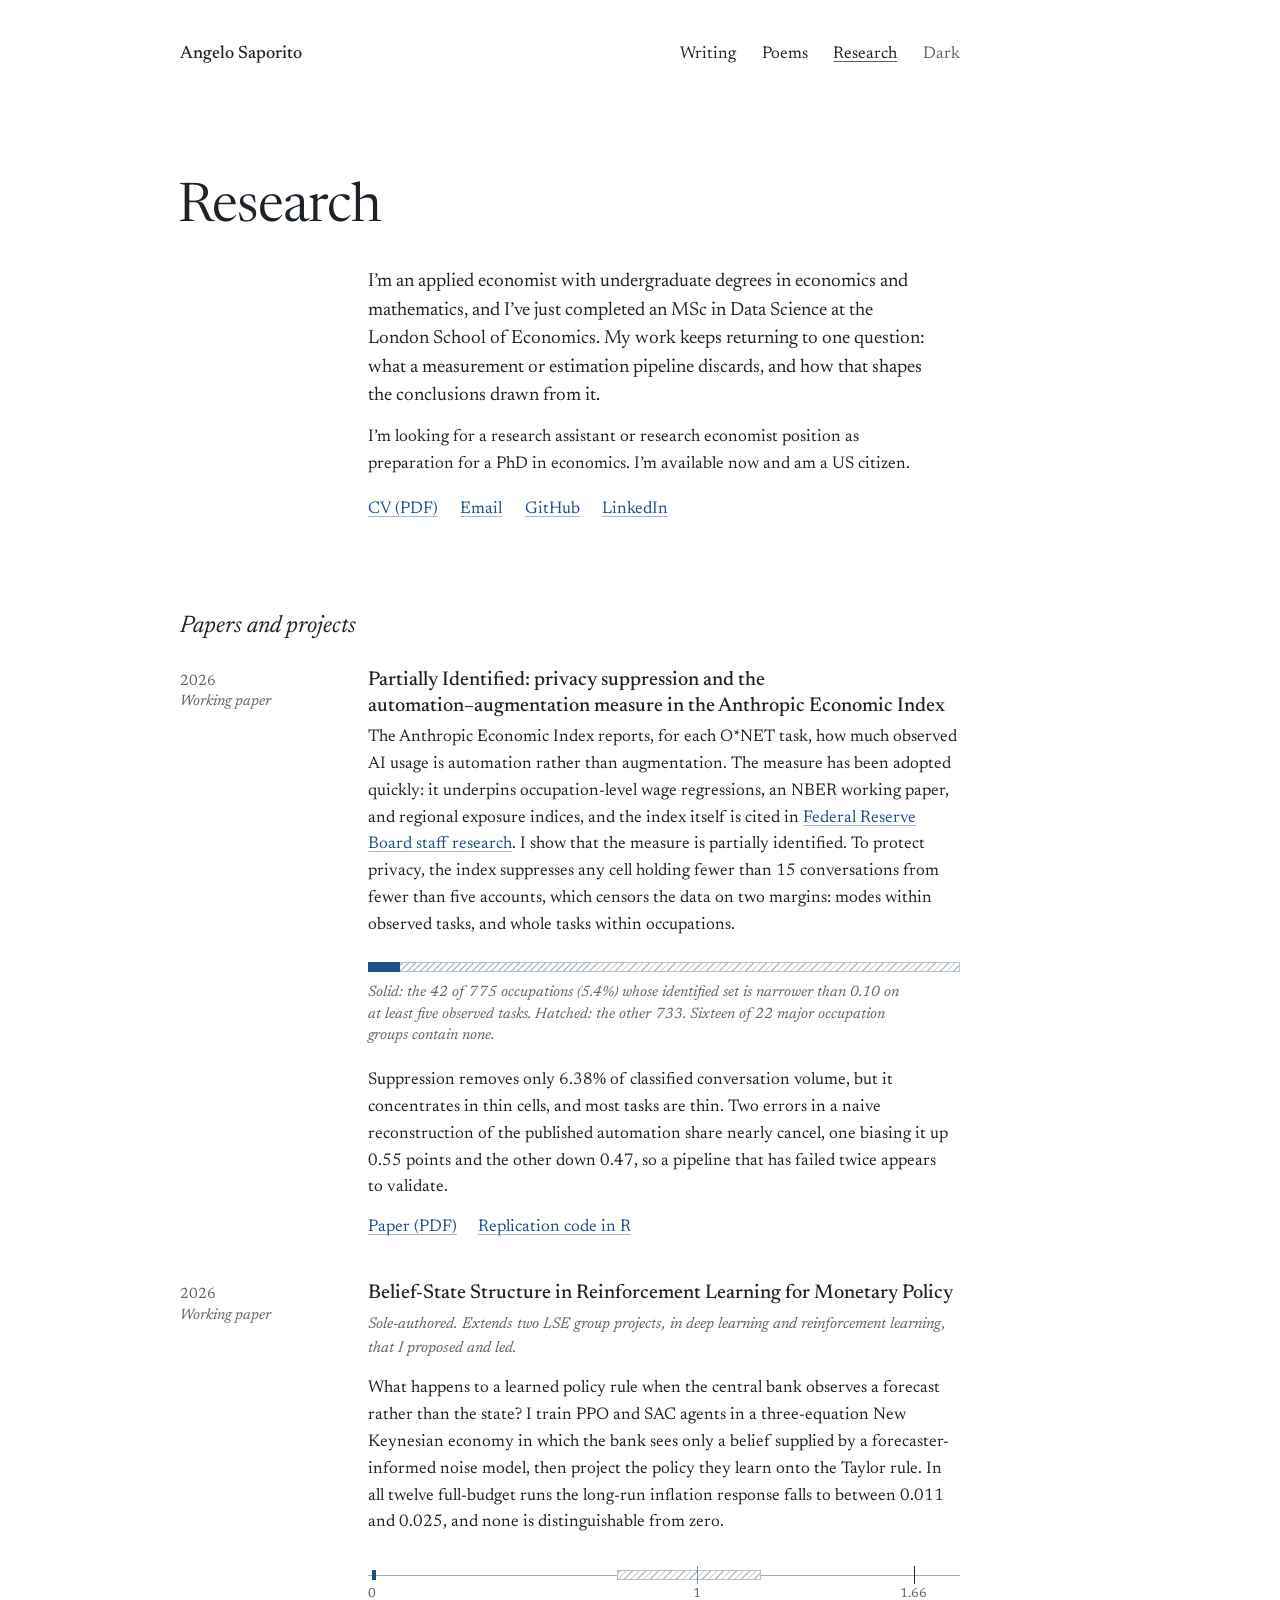
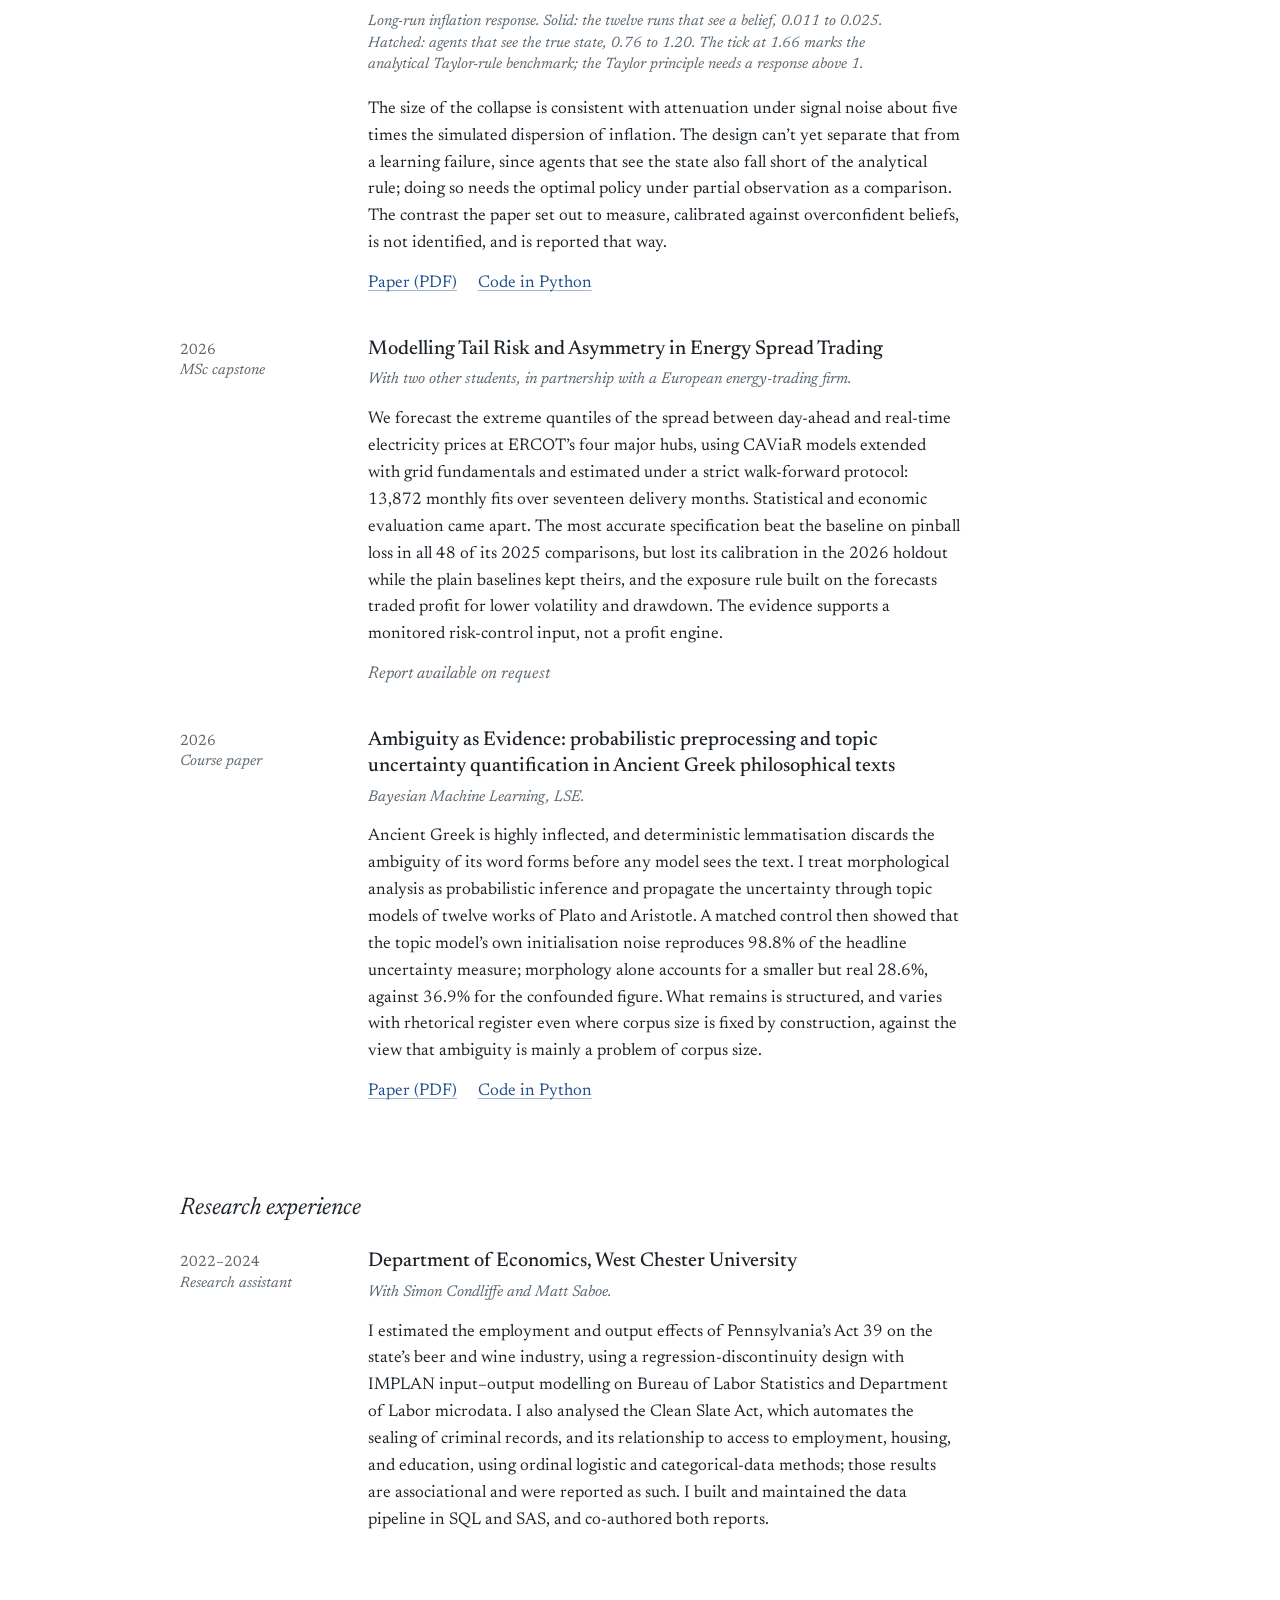
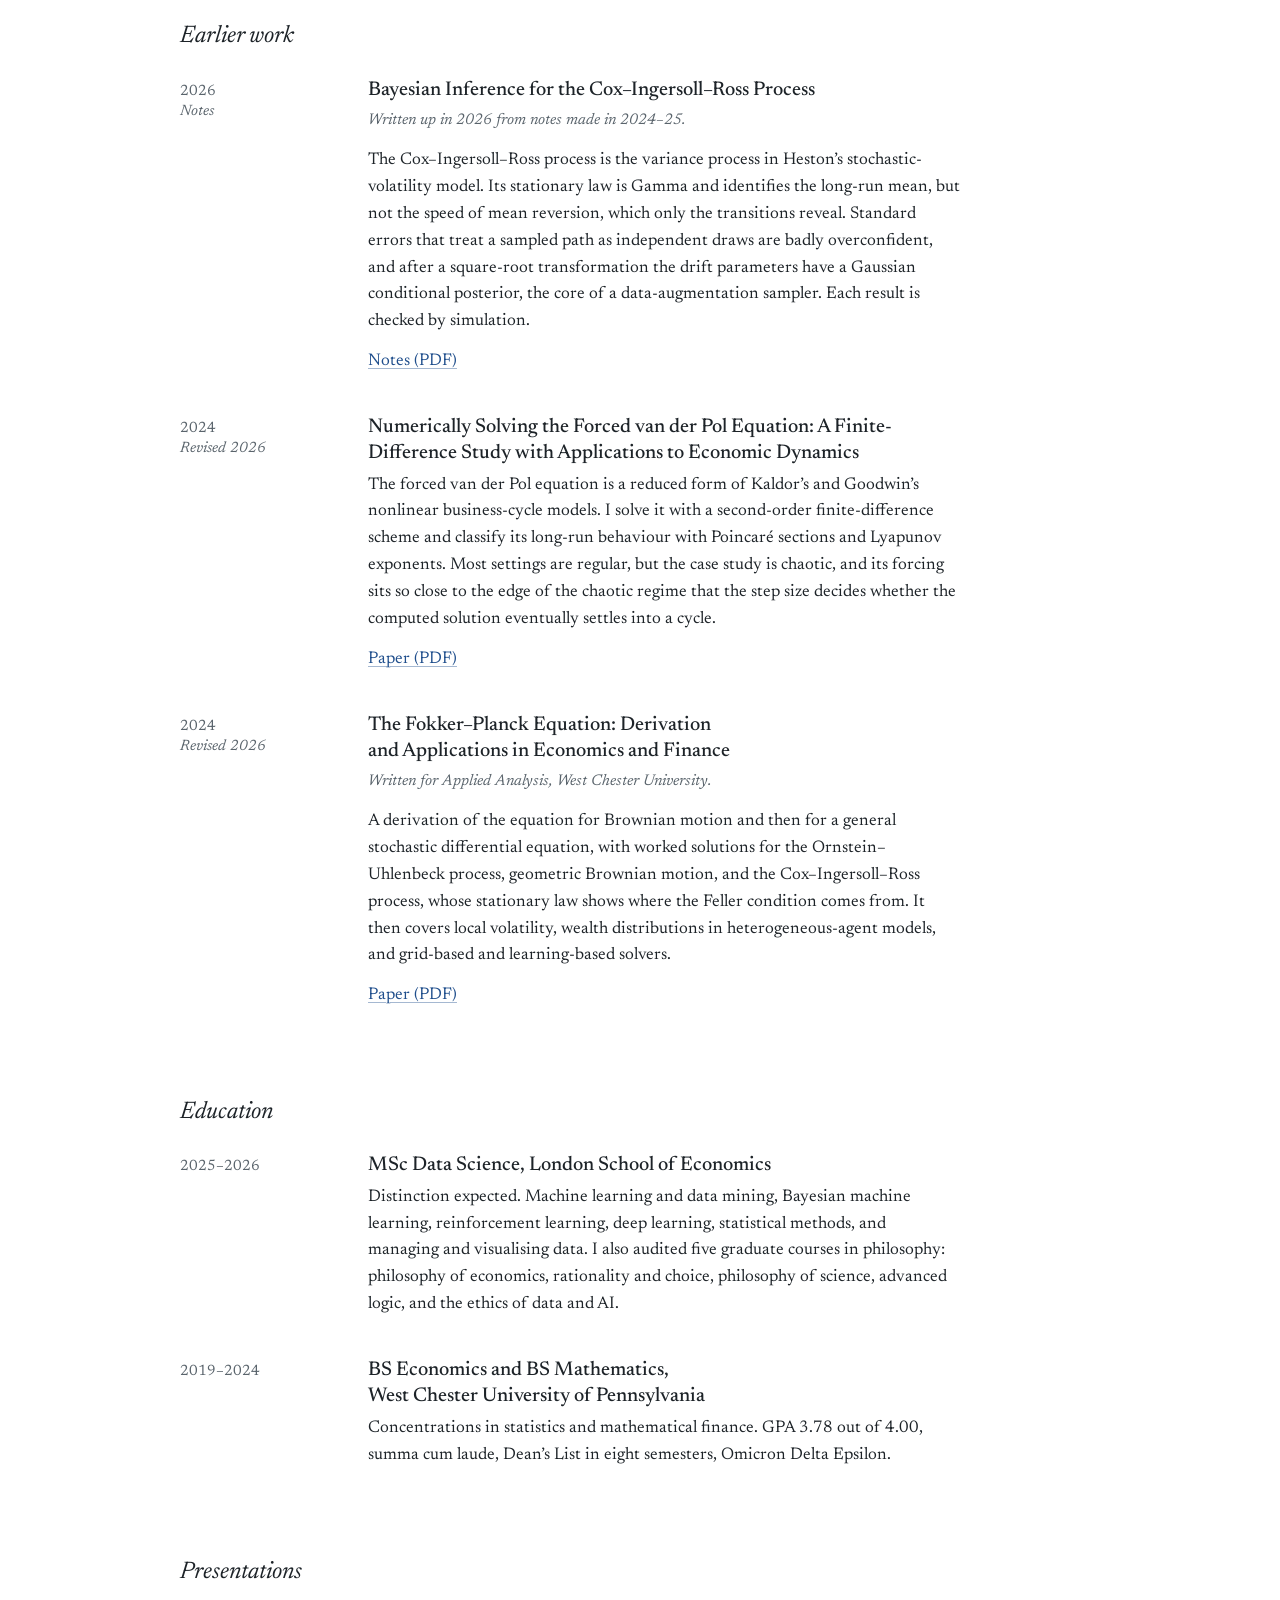
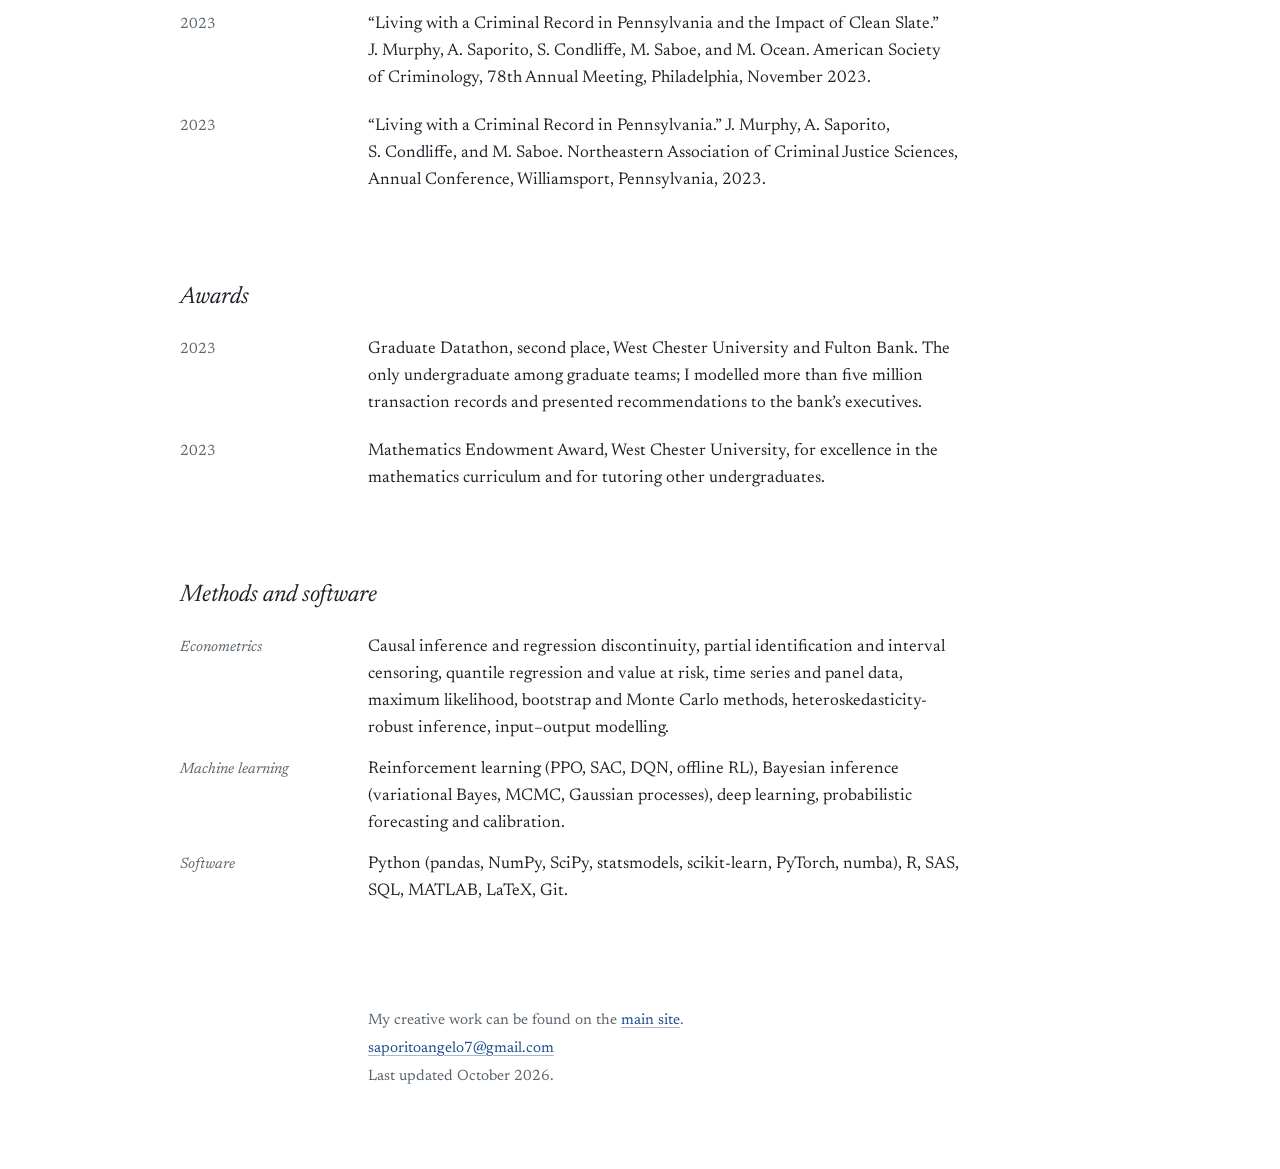
<file: research/index.html>
<!doctype html>
<html lang="en-GB">
<head>
<meta charset="utf-8">
<script>try{var t=localStorage.getItem("theme");if(t==="dark"||t==="light")document.documentElement.dataset.theme=t}catch(e){}</script>
<meta name="viewport" content="width=device-width, initial-scale=1">
<meta name="color-scheme" content="light dark">
<meta name="theme-color" content="#FFFFFF" media="(prefers-color-scheme: light)">
<meta name="theme-color" content="#15191C" media="(prefers-color-scheme: dark)">
<title>Angelo Saporito | Research</title>
<meta name="description" content="Applied economist with an MSc in Data Science from the LSE, working on what measurement and estimation pipelines discard. Papers, code, and CV.">
<link rel="canonical" href="https://angelo-saporito24.github.io/research/">
<meta property="og:type" content="profile">
<meta property="og:title" content="Angelo Saporito | Research">
<meta property="og:description" content="Applied economist with an MSc in Data Science from the LSE, working on what measurement and estimation pipelines discard.">
<meta property="og:url" content="https://angelo-saporito24.github.io/research/">
<link rel="icon" href="data:image/svg+xml,%3Csvg xmlns='http://www.w3.org/2000/svg' viewBox='0 0 32 32'%3E%3Crect width='32' height='32' rx='7' fill='%23FFFFFF'/%3E%3Crect x='5.5' y='12.5' width='21' height='7' fill='none' stroke='%239AA6AD' stroke-width='1.5'/%3E%3Crect x='5.5' y='12.5' width='6' height='7' fill='%231F4E8C'/%3E%3C/svg%3E">

<!-- Newsreader (SIL Open Font License), served from the site's shared fonts folder -->
<link rel="preload" href="../fonts/newsreader-normal.woff2" as="font" type="font/woff2" crossorigin>
<style id="fonts">
@font-face{font-family:"Newsreader";font-style:normal;font-weight:350 550;font-display:swap;src:url("../fonts/newsreader-normal.woff2") format("woff2");}
@font-face{font-family:"Newsreader";font-style:italic;font-weight:350 550;font-display:swap;src:url("../fonts/newsreader-italic.woff2") format("woff2");}
</style>

<style>
/* ------------------------------------------------------------------
   Tokens
   ------------------------------------------------------------------ */
:root {
  color-scheme: light;
  --paper: #FFFFFF;
  --ink: #1D2328;       /* text */
  --graphite: #5A646C;  /* dates, captions, secondary text */
  --hatch: #B8C2C8;     /* hatching: what the data can't pin down */
  --blue: #1F4E8C;      /* ink blue: links, and what the data does pin down */

  --spine: 9.5rem;      /* left column for dates and labels */
  --gap: 2.25rem;
  --measure: 37rem;     /* text column, about 70 characters */

  --hatching: repeating-linear-gradient(-45deg, var(--hatch) 0 1.2px, transparent 1.2px 4.6px);
}
@media (prefers-color-scheme: dark) {
  :root:not([data-theme="light"]) {
    color-scheme: dark;
    --paper: #15191C; --ink: #E3E7EA; --graphite: #9BA6AE; --hatch: #56626A; --blue: #8EB3E8;
  }
}
:root[data-theme="dark"] {
  color-scheme: dark;
  --paper: #15191C; --ink: #E3E7EA; --graphite: #9BA6AE; --hatch: #56626A; --blue: #8EB3E8;
}

*, *::before, *::after { box-sizing: border-box; }

html { -webkit-text-size-adjust: 100%; text-size-adjust: 100%; }

body {
  margin: 0;
  background: var(--paper);
  color: var(--ink);
  font-family: "Newsreader", "Iowan Old Style", "Palatino Linotype", Palatino, "Book Antiqua", Georgia, serif;
  font-size: 1.0625rem;
  line-height: 1.58;
  font-optical-sizing: auto;
  font-kerning: normal;
}

p { margin: 0; text-wrap: pretty; }
p + p { margin-top: 0.85em; }

a {
  color: var(--blue);
  text-decoration-line: underline;
  text-decoration-thickness: 1px;
  text-underline-offset: 0.2em;
  text-decoration-color: color-mix(in srgb, var(--blue) 40%, transparent);
  transition: text-decoration-color 120ms ease;
}
a:hover { text-decoration-color: currentColor; }
a:focus-visible,
button:focus-visible {
  outline: 2px solid var(--blue);
  outline-offset: 3px;
  border-radius: 1px;
  text-decoration-color: currentColor;
}

::selection { background: color-mix(in srgb, var(--blue) 18%, transparent); }

.skip-link {
  position: absolute;
  left: 1rem;
  top: -4rem;
  padding: 0.5rem 0.8rem;
  background: var(--ink);
  color: var(--paper);
  text-decoration: none;
  z-index: 2;
}
.skip-link:focus { top: 1rem; }

/* Text for screen readers only */
.visually-hidden {
  position: absolute !important;
  width: 1px;
  height: 1px;
  margin: -1px;
  padding: 0;
  overflow: hidden;
  clip: rect(0 0 0 0);
  clip-path: inset(50%);
  white-space: nowrap;
  border: 0;
}

/* The header every page shares */
.site-header {
  display: flex;
  flex-wrap: wrap;
  align-items: baseline;
  column-gap: 1.6rem;
  row-gap: 0.35rem;
  margin-bottom: clamp(4rem, 10vw, 7rem);
}
.site-header .home {
  margin-right: auto;
  color: var(--ink);
  font-size: 1.125rem;
  font-weight: 500;
  text-decoration: none;
}
.site-header .home:hover { color: var(--blue); }
.nav { display: flex; flex-wrap: wrap; gap: 0.3rem 1.6rem; margin: 0; padding: 0; list-style: none; }
.nav a { color: var(--ink); text-decoration-color: transparent; }
.nav a:hover { text-decoration-color: currentColor; }
.nav a[aria-current="page"] { text-decoration-color: var(--graphite); }
.theme-toggle { padding: 0; border: 0; background: none; color: var(--graphite); font: inherit; cursor: pointer; }
.theme-toggle:hover { color: var(--ink); }
.theme-toggle[hidden] { display: none; }

/* ------------------------------------------------------------------
   Frame: a left spine for dates and labels, a text column for the rest
   ------------------------------------------------------------------ */
.page {
  max-width: calc(var(--spine) + var(--gap) + var(--measure));
  margin-left: clamp(1.25rem, calc((100vw - 48.75rem) * 0.36), 20rem);
  margin-right: 1.25rem;
  padding-top: clamp(1.5rem, 4vw, 2.5rem);
  padding-bottom: clamp(3rem, 7vw, 5rem);
}

.masthead,
.entry,
.terms > div,
.colophon {
  display: grid;
  grid-template-columns: var(--spine) minmax(0, 1fr);
  column-gap: var(--gap);
}

/* ------------------------------------------------------------------
   Masthead
   ------------------------------------------------------------------ */
.masthead > * { grid-column: 2; }
.masthead > h1 { grid-column: 1 / -1; }

h1 {
  margin: 0 0 clamp(1.25rem, 2.6vw, 2rem) -0.035em;
  font-size: clamp(2.4rem, 2.4vw + 1.5rem, 3.4rem);
  font-weight: 370;
  line-height: 1.02;
  letter-spacing: -0.015em;
  text-wrap: balance;
}

.masthead p { max-width: 35rem; }
.lead { font-size: 1.1875rem; line-height: 1.5; }

.links {
  display: flex;
  flex-wrap: wrap;
  gap: 0.3rem 1.4rem;
  margin: 1.15rem 0 0;
  padding: 0;
  list-style: none;
}

/* ------------------------------------------------------------------
   Sections and entries
   ------------------------------------------------------------------ */
.section { margin-top: clamp(3.75rem, 8vw, 5.5rem); }

.section > h2 {
  margin: 0 0 1.6rem -0.02em;
  font-size: 1.5rem;
  font-weight: 400;
  font-style: italic;
  line-height: 1.2;
}

.entry { align-items: baseline; }
.entry + .entry { margin-top: 2.4rem; }
.section.compact .entry + .entry { margin-top: 1.35rem; }

.entry-meta {
  color: var(--graphite);
  font-size: 0.9375rem;
  line-height: 1.35;
  font-variant-numeric: tabular-nums;
}
.entry-meta .year,
.entry-meta .kind { display: block; }
.entry-meta .kind { font-style: italic; }

.entry-title {
  margin: 0 0 0.4rem;
  font-size: 1.25rem;
  font-weight: 500;
  line-height: 1.3;
  text-wrap: balance;
}

.entry-note {
  margin-bottom: 0.7rem;
  color: var(--graphite);
  font-size: 0.96875rem;
  font-style: italic;
}

.entry-links {
  display: flex;
  flex-wrap: wrap;
  gap: 0.25rem 1.3rem;
  margin-top: 0.8rem;
}
.nowrap { white-space: nowrap; }
.entry-links .muted { color: var(--graphite); font-style: italic; }

/* ------------------------------------------------------------------
   Figures: solid is what the data pins down, hatched is what it doesn't
   ------------------------------------------------------------------ */
.figure { margin: 1.4rem 0 1.3rem; }

.bar {
  position: relative;
  height: 0.625rem;
  background-image: var(--hatching);
  box-shadow: inset 0 0 0 1px var(--hatch);
}
.bar .solid {
  position: absolute;
  inset: 0 auto 0 0;
  width: calc(var(--share) * 100%);
  background: var(--blue);
}

.scale { position: relative; height: 2.6rem; --mid: 0.95rem; }
.scale > span { position: absolute; }
.scale .track {
  left: 0;
  right: 0;
  top: var(--mid);
  height: 1px;
  background: color-mix(in srgb, var(--graphite) 55%, transparent);
}
.scale .band {
  top: calc(var(--mid) - 0.3125rem);
  height: 0.625rem;
  left: calc(var(--from) / var(--max) * 100%);
  width: calc((var(--to) - var(--from)) / var(--max) * 100%);
}
.scale .band.hatched {
  background-color: var(--paper);
  background-image: var(--hatching);
  box-shadow: inset 0 0 0 1px var(--hatch);
}
.scale .band.solid { background: var(--blue); min-width: 3px; }
.scale .tick {
  top: calc(var(--mid) - 0.55rem);
  height: 1.1rem;
  width: 1px;
  left: calc(var(--at) / var(--max) * 100%);
  background: var(--ink);
}
.scale .tick.faint { background: color-mix(in srgb, var(--graphite) 70%, transparent); }
.scale .label {
  top: calc(var(--mid) + 0.75rem);
  left: calc(var(--at) / var(--max) * 100%);
  transform: translateX(-50%);
  color: var(--graphite);
  font-size: 0.8125rem;
  line-height: 1;
  font-variant-numeric: tabular-nums;
}
.scale .label.start { transform: none; }

figcaption {
  max-width: 34rem;
  margin-top: 0.6rem;
  color: var(--graphite);
  font-size: 0.9375rem;
  font-style: italic;
  line-height: 1.45;
  text-wrap: pretty;
}

/* ------------------------------------------------------------------
   Methods list and colophon
   ------------------------------------------------------------------ */
.terms { margin: 0; }
.terms > div { align-items: baseline; }
.terms > div + div { margin-top: 0.9rem; }
.terms dt {
  color: var(--graphite);
  font-size: 0.9375rem;
  font-style: italic;
  line-height: 1.35;
}
.terms dd { margin: 0; }

.colophon {
  margin-top: clamp(4rem, 9vw, 6.5rem);
  color: var(--graphite);
  font-size: 0.9375rem;
  line-height: 1.5;
}
.colophon > div { grid-column: 2; }
.colophon p + p { margin-top: 0.35rem; }

/* ------------------------------------------------------------------
   Narrow screens: the spine folds into a line above each entry
   ------------------------------------------------------------------ */
@media (max-width: 46rem) {
  .page { margin-left: 1.25rem; }
  .site-header .home { flex-basis: 100%; }

  .masthead,
  .entry,
  .terms > div,
  .colophon { display: block; }

  .lead { font-size: 1.125rem; }

  .entry-meta {
    display: flex;
    flex-wrap: wrap;
    column-gap: 0.3em;
    margin-bottom: 0.3rem;
  }
  .entry-meta .kind { order: -1; }
  .entry-meta .kind::after { content: ","; }

  .terms dt { margin-bottom: 0.15rem; }
}

@media (prefers-reduced-motion: reduce) {
  a { transition: none; }
}

@media print {
  :root, :root[data-theme], :root:not([data-theme="light"]) {
    color-scheme: light;
    --paper: #fff; --ink: #000; --graphite: #444; --hatch: #B8C2C8; --blue: #1F4E8C;
  }
  .site-header .nav, .theme-toggle { display: none; }
  @page { margin: 16mm 16mm 18mm; }
  body { font-size: 10.5pt; line-height: 1.45; }
  .page { margin: 0; padding: 0; max-width: none; }
  .skip-link { display: none; }
  .section { margin-top: 1.75rem; }
  a { color: inherit; text-decoration: none; }
  .links a[href^="http"]::after,
  .entry-links a[href^="http"]::after {
    content: " (" attr(href) ")";
    color: #444;
    font-size: 0.85em;
    word-break: break-all;
  }
  .section > h2, .entry-title { break-after: avoid; }
  .figure, .terms > div, .section.compact .entry { break-inside: avoid; }
  .bar, .scale span { -webkit-print-color-adjust: exact; print-color-adjust: exact; }
}
</style>
</head>

<body>
<a class="skip-link" href="#research">Skip to papers and projects</a>

<div class="page">

  <header class="site-header">
    <a class="home" href="/">Angelo Saporito</a>
    <nav aria-label="Site">
      <ul class="nav">
        <li><a href="/writing/">Writing</a></li>
        <li><a href="/poems/">Poems</a></li>
        <li><a href="/research/" aria-current="page">Research</a></li>
      </ul>
    </nav>
    <button class="theme-toggle" type="button" hidden>Dark</button>
  </header>

  <header class="masthead">
    <h1>Research</h1>
    <p class="lead">I’m an applied economist with undergraduate degrees in economics and mathematics, and I’ve just completed an MSc in Data Science at the London School of Economics. My work keeps returning to one question: what a measurement or estimation pipeline discards, and how that shapes the conclusions drawn from it.</p>
    <p>I’m looking for a research assistant or research economist position as preparation for a PhD in economics. I’m available now and am a US citizen.</p>
    <ul class="links">
      <li><a href="saporito-cv.pdf" target="_blank" rel="noopener">CV (PDF)<span class="visually-hidden"> (opens in a new tab)</span></a></li>
      <li><a href="mailto:saporitoangelo7&#64;gmail&#46;com">Email</a></li>
      <li><a href="https://github.com/angelo-saporito24" target="_blank" rel="noopener">GitHub<span class="visually-hidden"> (opens in a new tab)</span></a></li>
      <li><a href="https://www.linkedin.com/in/angelo-saporito" target="_blank" rel="noopener">LinkedIn<span class="visually-hidden"> (opens in a new tab)</span></a></li>
    </ul>
  </header>

  <main>

    <section class="section" id="research" aria-labelledby="h-research">
      <h2 id="h-research">Papers and projects</h2>

      <article class="entry">
        <div class="entry-meta"><span class="year">2026</span> <span class="kind">Working paper</span></div>
        <div class="entry-body">
          <h3 class="entry-title">Partially Identified: privacy suppression and the <span class="nowrap">automation–augmentation</span> measure in the Anthropic Economic Index</h3>
          <p>The Anthropic Economic Index reports, for each O*NET task, how much observed AI usage is automation rather than augmentation. The measure has been adopted quickly: it underpins occupation-level wage regressions, an NBER working paper, and regional exposure indices, and the index itself is cited in <a href="https://www.federalreserve.gov/econres/notes/feds-notes/the-ai-buildout-and-the-economy-publicly-available-data-to-assess-ais-impact-20260717.html" target="_blank" rel="noopener">Federal Reserve Board staff research<span class="visually-hidden"> (opens in a new tab)</span></a>. I show that the measure is partially identified. To protect privacy, the index suppresses any cell holding fewer than 15 conversations from fewer than five accounts, which censors the data on two margins: modes within observed tasks, and whole tasks within occupations.</p>
          <figure class="figure">
            <div class="bar" aria-hidden="true"><span class="solid" style="--share: 0.0542"></span></div>
            <figcaption>Solid: the 42 of 775 occupations (5.4%) whose identified set is narrower than 0.10 on at least five observed tasks. Hatched: the other 733. Sixteen of 22 major occupation groups contain none.</figcaption>
          </figure>
          <p>Suppression removes only 6.38% of classified conversation volume, but it concentrates in thin cells, and most tasks are thin. Two errors in a naive reconstruction of the published automation share nearly cancel, one biasing it up 0.55 points and the other down 0.47, so a pipeline that has failed twice appears to validate.</p>
          <p class="entry-links">
            <a href="papers/partially-identified.pdf" target="_blank" rel="noopener">Paper (PDF)<span class="visually-hidden"> (opens in a new tab)</span></a>
            <a href="https://github.com/angelo-saporito24/Partially-Identified" target="_blank" rel="noopener">Replication code in R<span class="visually-hidden"> (opens in a new tab)</span></a>
          </p>
        </div>
      </article>

      <article class="entry">
        <div class="entry-meta"><span class="year">2026</span> <span class="kind">Working paper</span></div>
        <div class="entry-body">
          <h3 class="entry-title">Belief-State Structure in Reinforcement Learning for Monetary Policy</h3>
          <p class="entry-note">Sole-authored. Extends two LSE group projects, in deep learning and reinforcement learning, that I proposed and led.</p>
          <p>What happens to a learned policy rule when the central bank observes a forecast rather than the state? I train PPO and SAC agents in a three-equation New Keynesian economy in which the bank sees only a belief supplied by a forecaster-informed noise model, then project the policy they learn onto the Taylor rule. In all twelve full-budget runs the long-run inflation response falls to between 0.011 and 0.025, and none is distinguishable from zero.</p>
          <figure class="figure">
            <div class="scale" aria-hidden="true" style="--max: 1.8">
              <span class="track"></span>
              <span class="band hatched" style="--from: 0.756; --to: 1.196"></span>
              <span class="band solid" style="--from: 0.011; --to: 0.025"></span>
              <span class="tick faint" style="--at: 1"></span>
              <span class="tick" style="--at: 1.66"></span>
              <span class="label start" style="--at: 0">0</span>
              <span class="label" style="--at: 1">1</span>
              <span class="label" style="--at: 1.66">1.66</span>
            </div>
            <figcaption>Long-run inflation response. Solid: the twelve runs that see a belief, 0.011 to 0.025. Hatched: agents that see the true state, 0.76 to 1.20. The tick at 1.66 marks the analytical Taylor-rule benchmark; the Taylor principle needs a response above 1.</figcaption>
          </figure>
          <p>The size of the collapse is consistent with attenuation under signal noise about five times the simulated dispersion of inflation. The design can’t yet separate that from a learning failure, since agents that see the state also fall short of the analytical rule; doing so needs the optimal policy under partial observation as a comparison. The contrast the paper set out to measure, calibrated against overconfident beliefs, is not identified, and is reported that way.</p>
          <p class="entry-links">
            <a href="papers/belief-state-rl-monetary-policy.pdf" target="_blank" rel="noopener">Paper (PDF)<span class="visually-hidden"> (opens in a new tab)</span></a>
            <a href="https://github.com/angelo-saporito24/Macro-forecasting" target="_blank" rel="noopener">Code in Python<span class="visually-hidden"> (opens in a new tab)</span></a>
          </p>
        </div>
      </article>

      <article class="entry">
        <div class="entry-meta"><span class="year">2026</span> <span class="kind">MSc capstone</span></div>
        <div class="entry-body">
          <h3 class="entry-title">Modelling Tail Risk and Asymmetry in Energy Spread Trading</h3>
          <p class="entry-note">With two other students, in partnership with a European energy-trading firm.</p>
          <p>We forecast the extreme quantiles of the spread between day-ahead and real-time electricity prices at ERCOT’s four major hubs, using CAViaR models extended with grid fundamentals and estimated under a strict walk-forward protocol: 13,872 monthly fits over seventeen delivery months. Statistical and economic evaluation came apart. The most accurate specification beat the baseline on pinball loss in all 48 of its 2025 comparisons, but lost its calibration in the 2026 holdout while the plain baselines kept theirs, and the exposure rule built on the forecasts traded profit for lower volatility and drawdown. The evidence supports a monitored risk-control input, not a profit engine.</p>
          <p class="entry-links"><span class="muted">Report available on request</span></p>
        </div>
      </article>

      <article class="entry">
        <div class="entry-meta"><span class="year">2026</span> <span class="kind">Course paper</span></div>
        <div class="entry-body">
          <h3 class="entry-title">Ambiguity as Evidence: probabilistic preprocessing and topic uncertainty quantification in Ancient Greek philosophical texts</h3>
          <p class="entry-note">Bayesian Machine Learning, LSE.</p>
          <p>Ancient Greek is highly inflected, and deterministic lemmatisation discards the ambiguity of its word forms before any model sees the text. I treat morphological analysis as probabilistic inference and propagate the uncertainty through topic models of twelve works of Plato and Aristotle. A matched control then showed that the topic model’s own initialisation noise reproduces 98.8% of the headline uncertainty measure; morphology alone accounts for a smaller but real 28.6%, against 36.9% for the confounded figure. What remains is structured, and varies with rhetorical register even where corpus size is fixed by construction, against the view that ambiguity is mainly a problem of corpus size.</p>
          <p class="entry-links">
            <a href="papers/ambiguity-as-evidence.pdf" target="_blank" rel="noopener">Paper (PDF)<span class="visually-hidden"> (opens in a new tab)</span></a>
            <a href="https://github.com/angelo-saporito24/ST451_project" target="_blank" rel="noopener">Code in Python<span class="visually-hidden"> (opens in a new tab)</span></a>
          </p>
        </div>
      </article>
    </section>

    <section class="section" aria-labelledby="h-experience">
      <h2 id="h-experience">Research experience</h2>

      <article class="entry">
        <div class="entry-meta"><span class="year">2022–2024</span> <span class="kind">Research assistant</span></div>
        <div class="entry-body">
          <h3 class="entry-title">Department of Economics, West Chester University</h3>
          <p class="entry-note">With Simon Condliffe and Matt Saboe.</p>
          <p>I estimated the employment and output effects of Pennsylvania’s Act 39 on the state’s beer and wine industry, using a regression-discontinuity design with IMPLAN input–output modelling on Bureau of Labor Statistics and Department of Labor microdata. I also analysed the Clean Slate Act, which automates the sealing of criminal records, and its relationship to access to employment, housing, and education, using ordinal logistic and categorical-data methods; those results are associational and were reported as such. I built and maintained the data pipeline in SQL and SAS, and co-authored both reports.</p>
        </div>
      </article>
    </section>

    <section class="section" aria-labelledby="h-earlier">
      <h2 id="h-earlier">Earlier work</h2>

      <article class="entry">
        <div class="entry-meta"><span class="year">2026</span> <span class="kind">Notes</span></div>
        <div class="entry-body">
          <h3 class="entry-title">Bayesian Inference for the Cox–Ingersoll–Ross Process</h3>
          <p class="entry-note">Written up in 2026 from notes made in 2024–25.</p>
          <p>The Cox–Ingersoll–Ross process is the variance process in Heston’s stochastic-volatility model. Its stationary law is Gamma and identifies the long-run mean, but not the speed of mean reversion, which only the transitions reveal. Standard errors that treat a sampled path as independent draws are badly overconfident, and after a square-root transformation the drift parameters have a Gaussian conditional posterior, the core of a data-augmentation sampler. Each result is checked by simulation.</p>
          <p class="entry-links"><a href="papers/cir-bayesian-inference.pdf" target="_blank" rel="noopener">Notes (PDF)<span class="visually-hidden"> (opens in a new tab)</span></a></p>
        </div>
      </article>

      <article class="entry">
        <div class="entry-meta"><span class="year">2024</span> <span class="kind">Revised 2026</span></div>
        <div class="entry-body">
          <h3 class="entry-title">Numerically Solving the Forced van der Pol Equation: A Finite-Difference Study with Applications to Economic Dynamics</h3>
          <p>The forced van der Pol equation is a reduced form of Kaldor’s and Goodwin’s nonlinear business-cycle models. I solve it with a second-order finite-difference scheme and classify its long-run behaviour with Poincaré sections and Lyapunov exponents. Most settings are regular, but the case study is chaotic, and its forcing sits so close to the edge of the chaotic regime that the step size decides whether the computed solution eventually settles into a cycle.</p>
          <p class="entry-links"><a href="papers/forced-van-der-pol.pdf" target="_blank" rel="noopener">Paper (PDF)<span class="visually-hidden"> (opens in a new tab)</span></a></p>
        </div>
      </article>

      <article class="entry">
        <div class="entry-meta"><span class="year">2024</span> <span class="kind">Revised 2026</span></div>
        <div class="entry-body">
          <h3 class="entry-title">The Fokker–Planck Equation: Derivation and Applications in Economics and Finance</h3>
          <p class="entry-note">Written for Applied Analysis, West Chester University.</p>
          <p>A derivation of the equation for Brownian motion and then for a general stochastic differential equation, with worked solutions for the Ornstein–Uhlenbeck process, geometric Brownian motion, and the Cox–Ingersoll–Ross process, whose stationary law shows where the Feller condition comes from. It then covers local volatility, wealth distributions in heterogeneous-agent models, and grid-based and learning-based solvers.</p>
          <p class="entry-links"><a href="papers/fokker-planck-equation.pdf" target="_blank" rel="noopener">Paper (PDF)<span class="visually-hidden"> (opens in a new tab)</span></a></p>
        </div>
      </article>
    </section>

    <section class="section" aria-labelledby="h-education">
      <h2 id="h-education">Education</h2>

      <article class="entry">
        <div class="entry-meta"><span class="year">2025–2026</span></div>
        <div class="entry-body">
          <h3 class="entry-title">MSc Data Science, London School of Economics</h3>
          <p>Distinction expected. Machine learning and data mining, Bayesian machine learning, reinforcement learning, deep learning, statistical methods, and managing and visualising data. I also audited five graduate courses in philosophy: philosophy of economics, rationality and choice, philosophy of science, advanced logic, and the ethics of data and AI.</p>
        </div>
      </article>

      <article class="entry">
        <div class="entry-meta"><span class="year">2019–2024</span></div>
        <div class="entry-body">
          <h3 class="entry-title">BS Economics and BS Mathematics, West Chester University of Pennsylvania</h3>
          <p>Concentrations in statistics and mathematical finance. GPA 3.78 out of 4.00, summa cum laude, Dean’s List in eight semesters, Omicron Delta Epsilon.</p>
        </div>
      </article>
    </section>

    <section class="section compact" aria-labelledby="h-presentations">
      <h2 id="h-presentations">Presentations</h2>

      <article class="entry">
        <div class="entry-meta"><span class="year">2023</span></div>
        <div class="entry-body">
          <p>“Living with a Criminal Record in Pennsylvania and the Impact of Clean Slate.” J.&nbsp;Murphy, A.&nbsp;Saporito, S.&nbsp;Condliffe, M.&nbsp;Saboe, and M.&nbsp;Ocean. American Society of Criminology, 78th Annual Meeting, Philadelphia, November 2023.</p>
        </div>
      </article>

      <article class="entry">
        <div class="entry-meta"><span class="year">2023</span></div>
        <div class="entry-body">
          <p>“Living with a Criminal Record in Pennsylvania.” J.&nbsp;Murphy, A.&nbsp;Saporito, S.&nbsp;Condliffe, and M.&nbsp;Saboe. Northeastern Association of Criminal Justice Sciences, Annual Conference, Williamsport, Pennsylvania, 2023.</p>
        </div>
      </article>
    </section>

    <section class="section compact" aria-labelledby="h-awards">
      <h2 id="h-awards">Awards</h2>

      <article class="entry">
        <div class="entry-meta"><span class="year">2023</span></div>
        <div class="entry-body">
          <p>Graduate Datathon, second place, West Chester University and Fulton Bank. The only undergraduate among graduate teams; I modelled more than five million transaction records and presented recommendations to the bank’s executives.</p>
        </div>
      </article>

      <article class="entry">
        <div class="entry-meta"><span class="year">2023</span></div>
        <div class="entry-body">
          <p>Mathematics Endowment Award, West Chester University, for excellence in the mathematics curriculum and for tutoring other undergraduates.</p>
        </div>
      </article>
    </section>

    <section class="section" aria-labelledby="h-methods">
      <h2 id="h-methods">Methods and software</h2>

      <dl class="terms">
        <div>
          <dt>Econometrics</dt>
          <dd>Causal inference and regression discontinuity, partial identification and interval censoring, quantile regression and value at risk, time series and panel data, maximum likelihood, bootstrap and Monte Carlo methods, heteroskedasticity-robust inference, input–output modelling.</dd>
        </div>
        <div>
          <dt>Machine learning</dt>
          <dd>Reinforcement learning (PPO, SAC, DQN, offline RL), Bayesian inference (variational Bayes, MCMC, Gaussian processes), deep learning, probabilistic forecasting and calibration.</dd>
        </div>
        <div>
          <dt>Software</dt>
          <dd>Python (pandas, NumPy, SciPy, statsmodels, scikit-learn, PyTorch, numba), R, SAS, SQL, MATLAB, LaTeX, Git.</dd>
        </div>
      </dl>
    </section>

  </main>

  <footer class="colophon">
    <div>
      <p>My creative work can be found on the <a href="../">main site</a>.</p>
      <p><a href="mailto:saporitoangelo7&#64;gmail&#46;com">saporitoangelo7&#64;gmail&#46;com</a></p>
      <p>Last updated October 2026.</p>
    </div>
  </footer>

</div>
<script src="/theme.js" defer></script>
</body>
</html>
</file>
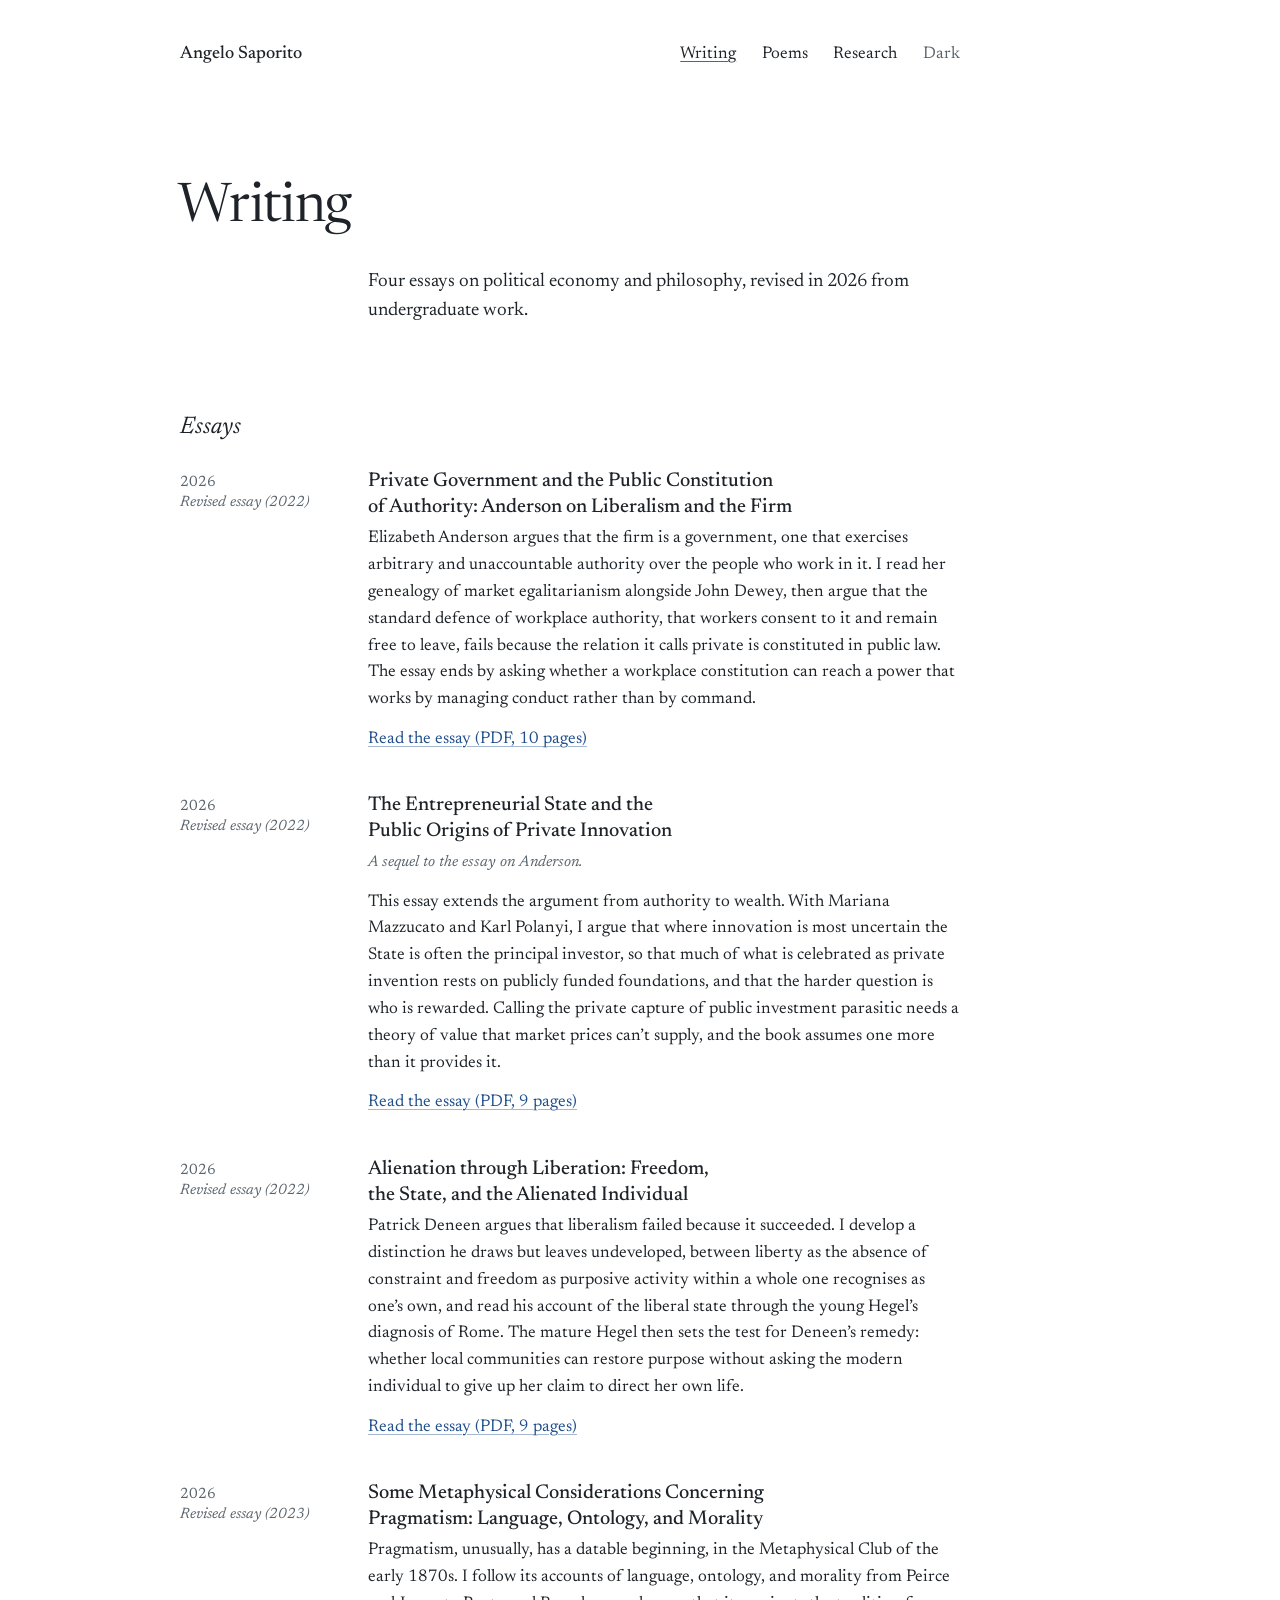
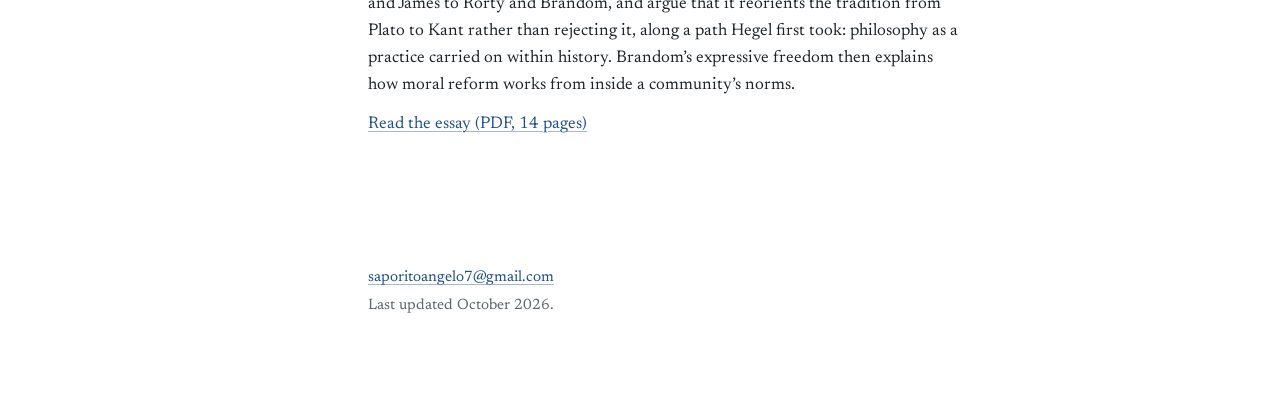
<file: writing/index.html>
<!doctype html>
<html lang="en-GB">
<head>
<meta charset="utf-8">
<script>try{var t=localStorage.getItem("theme");if(t==="dark"||t==="light")document.documentElement.dataset.theme=t}catch(e){}</script>
<meta name="viewport" content="width=device-width, initial-scale=1">
<meta name="color-scheme" content="light dark">
<meta name="theme-color" content="#FFFFFF" media="(prefers-color-scheme: light)">
<meta name="theme-color" content="#15191C" media="(prefers-color-scheme: dark)">
<title>Writing | Angelo Saporito</title>
<meta name="description" content="Essays on political economy and philosophy by Angelo Saporito, on Anderson, Mazzucato, Deneen, and pragmatism.">
<link rel="canonical" href="https://angelo-saporito24.github.io/writing/">
<link rel="icon" href="data:image/svg+xml,%3Csvg xmlns='http://www.w3.org/2000/svg' viewBox='0 0 32 32'%3E%3Crect width='32' height='32' rx='7' fill='%23FFFFFF'/%3E%3Cpath d='M8.5 17.5C8 10.5 22 8 24.2 14.6C26 21 12.5 25.5 9 19.5C7.6 16.8 9.6 12.6 13 11.4' fill='none' stroke='%23C2311F' stroke-width='2.4' stroke-linecap='round'/%3E%3C/svg%3E">
<link rel="preload" href="/fonts/newsreader-normal.woff2" as="font" type="font/woff2" crossorigin>
<link rel="stylesheet" href="/site.css">
</head>

<body>
<a class="skip-link" href="#essays">Skip to the essays</a>

<div class="page inner">

  <header class="site-header">
    <a class="home" href="/">Angelo Saporito</a>
    <nav aria-label="Site">
      <ul class="nav">
        <li><a href="/writing/" aria-current="page">Writing</a></li>
        <li><a href="/poems/">Poems</a></li>
        <li><a href="/research/">Research</a></li>
      </ul>
    </nav>
    <button class="theme-toggle" type="button" hidden>Dark</button>
  </header>

  <header class="masthead">
    <h1>Writing</h1>
    <p class="lead">Four essays on political economy and philosophy, revised in 2026 from undergraduate work.</p>
  </header>

  <main>
    <section class="section" id="essays" aria-labelledby="h-essays">
      <h2 id="h-essays">Essays</h2>

      <article class="entry" id="anderson">
        <div class="entry-meta"><span class="year">2026</span> <span class="kind">Revised essay (2022)</span></div>
        <div class="entry-body">
          <h3 class="entry-title">Private Government and the Public Constitution of Authority: Anderson on Liberalism and the Firm</h3>
          <p>Elizabeth Anderson argues that the firm is a government, one that exercises arbitrary and unaccountable authority over the people who work in it. I read her genealogy of market egalitarianism alongside John Dewey, then argue that the standard defence of workplace authority, that workers consent to it and remain free to leave, fails because the relation it calls private is constituted in public law. The essay ends by asking whether a workplace constitution can reach a power that works by managing conduct rather than by command.</p>
          <p class="entry-links"><a href="private-government.pdf" target="_blank" rel="noopener">Read the essay (PDF, 10 pages)<span class="visually-hidden"></span></a></p>
        </div>
      </article>

      <article class="entry" id="mazzucato">
        <div class="entry-meta"><span class="year">2026</span> <span class="kind">Revised essay (2022)</span></div>
        <div class="entry-body">
          <h3 class="entry-title">The Entrepreneurial State and the Public Origins of Private Innovation</h3>
          <p class="entry-note">A sequel to the essay on Anderson.</p>
          <p>This essay extends the argument from authority to wealth. With Mariana Mazzucato and Karl Polanyi, I argue that where innovation is most uncertain the State is often the principal investor, so that much of what is celebrated as private invention rests on publicly funded foundations, and that the harder question is who is rewarded. Calling the private capture of public investment parasitic needs a theory of value that market prices can’t supply, and the book assumes one more than it provides it.</p>
          <p class="entry-links"><a href="entrepreneurial-state.pdf" target="_blank" rel="noopener">Read the essay (PDF, 9 pages)<span class="visually-hidden"></span></a></p>
        </div>
      </article>

      <article class="entry" id="deneen">
        <div class="entry-meta"><span class="year">2026</span> <span class="kind">Revised essay (2022)</span></div>
        <div class="entry-body">
          <h3 class="entry-title">Alienation through Liberation: Freedom, the State, and the Alienated Individual</h3>
          <p>Patrick Deneen argues that liberalism failed because it succeeded. I develop a distinction he draws but leaves undeveloped, between liberty as the absence of constraint and freedom as purposive activity within a whole one recognises as one’s own, and read his account of the liberal state through the young Hegel’s diagnosis of Rome. The mature Hegel then sets the test for Deneen’s remedy: whether local communities can restore purpose without asking the modern individual to give up her claim to direct her own life.</p>
          <p class="entry-links"><a href="alienation-through-liberation.pdf" target="_blank" rel="noopener">Read the essay (PDF, 9 pages)<span class="visually-hidden"></span></a></p>
        </div>
      </article>

      <article class="entry" id="pragmatism">
        <div class="entry-meta"><span class="year">2026</span> <span class="kind">Revised essay (2023)</span></div>
        <div class="entry-body">
          <h3 class="entry-title">Some Metaphysical Considerations Concerning Pragmatism: Language, Ontology, and Morality</h3>
          <p>Pragmatism, unusually, has a datable beginning, in the Metaphysical Club of the early 1870s. I follow its accounts of language, ontology, and morality from Peirce and James to Rorty and Brandom, and argue that it reorients the tradition from Plato to Kant rather than rejecting it, along a path Hegel first took: philosophy as a practice carried on within history. Brandom’s expressive freedom then explains how moral reform works from inside a community’s norms.</p>
          <p class="entry-links"><a href="pragmatism.pdf" target="_blank" rel="noopener">Read the essay (PDF, 14 pages)<span class="visually-hidden"></span></a></p>
        </div>
      </article>
    </section>
  </main>

  <footer class="colophon">
    <div>
      <p><a href="mailto:saporitoangelo7&#64;gmail&#46;com">saporitoangelo7&#64;gmail&#46;com</a></p>
      <p>Last updated October 2026.</p>
    </div>
  </footer>

</div>
<script src="/theme.js" defer></script>
</body>
</html>
</file>
<file: site.css>
/* ==================================================================
   Angelo Saporito, main site
   White page, one header on every page, light and dark modes.
   The china-marker red is the only ornament: it circles what was chosen.
   ================================================================== */

@font-face {
  font-family: "Newsreader";
  font-style: normal;
  font-weight: 350 550;
  font-display: swap;
  src: url("/fonts/newsreader-normal.woff2") format("woff2");
}
@font-face {
  font-family: "Newsreader";
  font-style: italic;
  font-weight: 350 550;
  font-display: swap;
  src: url("/fonts/newsreader-italic.woff2") format("woff2");
}

/* ------------------------------------------------------------------
   Tokens: light by default, dark when the reader's system asks for it
   or the switch in the header sets data-theme="dark"
   ------------------------------------------------------------------ */
:root {
  color-scheme: light;
  --paper: #FFFFFF;
  --ink: #1D2328;
  --graphite: #5A646C;
  --blue: #1F4E8C;
  --pencil: #C2311F;
  --frame: #E8ECEE;

  --spine: 9.5rem;
  --gap: 2.25rem;
  --measure: 37rem;
  --canvas: 48.75rem;
}
@media (prefers-color-scheme: dark) {
  :root:not([data-theme="light"]) {
    color-scheme: dark;
    --paper: #15191C;
    --ink: #E3E7EA;
    --graphite: #9BA6AE;
    --blue: #8EB3E8;
    --pencil: #E26D5A;
    --frame: #262C31;
  }
}
:root[data-theme="dark"] {
  color-scheme: dark;
  --paper: #15191C;
  --ink: #E3E7EA;
  --graphite: #9BA6AE;
  --blue: #8EB3E8;
  --pencil: #E26D5A;
  --frame: #262C31;
}

*, *::before, *::after { box-sizing: border-box; }

html { -webkit-text-size-adjust: 100%; text-size-adjust: 100%; }

body {
  margin: 0;
  background: var(--paper);
  color: var(--ink);
  font-family: "Newsreader", "Iowan Old Style", "Palatino Linotype", Palatino, "Book Antiqua", Georgia, serif;
  font-size: 1.0625rem;
  line-height: 1.58;
  font-optical-sizing: auto;
  font-kerning: normal;
}

p { margin: 0; text-wrap: pretty; }
p + p { margin-top: 0.85em; }

a {
  color: var(--blue);
  text-decoration-line: underline;
  text-decoration-thickness: 1px;
  text-underline-offset: 0.2em;
  text-decoration-color: color-mix(in srgb, var(--blue) 40%, transparent);
  transition: text-decoration-color 120ms ease;
}
a:hover { text-decoration-color: currentColor; }
a:focus-visible,
button:focus-visible {
  outline: 2px solid var(--blue);
  outline-offset: 3px;
  border-radius: 1px;
  text-decoration-color: currentColor;
}

::selection { background: color-mix(in srgb, var(--blue) 22%, transparent); }

.skip-link {
  position: absolute;
  left: 1rem;
  top: -4rem;
  padding: 0.5rem 0.8rem;
  background: var(--ink);
  color: var(--paper);
  text-decoration: none;
  z-index: 2;
}
.skip-link:focus { top: 1rem; }

/* Text for screen readers only */
.visually-hidden {
  position: absolute !important;
  width: 1px;
  height: 1px;
  margin: -1px;
  padding: 0;
  overflow: hidden;
  clip: rect(0 0 0 0);
  clip-path: inset(50%);
  white-space: nowrap;
  border: 0;
}

/* ------------------------------------------------------------------
   Frame: one column of text with a spine for dates and labels
   ------------------------------------------------------------------ */
.page {
  max-width: var(--canvas);
  margin-left: clamp(1.25rem, calc((100vw - 48.75rem) * 0.36), 20rem);
  margin-right: 1.25rem;
  padding-top: clamp(1.5rem, 4vw, 2.5rem);
  padding-bottom: clamp(3rem, 7vw, 5rem);
}

.masthead,
.entry,
.locus,
.colophon {
  display: grid;
  grid-template-columns: var(--spine) minmax(0, var(--measure));
  column-gap: var(--gap);
}

/* ------------------------------------------------------------------
   The header every page shares
   ------------------------------------------------------------------ */
.site-header {
  display: flex;
  flex-wrap: wrap;
  align-items: baseline;
  column-gap: 1.6rem;
  row-gap: 0.35rem;
  margin-bottom: clamp(4rem, 10vw, 7rem);
}
.site-header .home {
  margin-right: auto;
  color: var(--ink);
  font-size: 1.125rem;
  font-weight: 500;
  text-decoration: none;
}
.site-header .home:hover { color: var(--blue); }

.nav {
  display: flex;
  flex-wrap: wrap;
  gap: 0.3rem 1.6rem;
  margin: 0;
  padding: 0;
  list-style: none;
}
.nav a {
  color: var(--ink);
  text-decoration-color: transparent;
}
.nav a:hover { text-decoration-color: currentColor; }
.nav a[aria-current="page"] { text-decoration-color: var(--graphite); }

.theme-toggle {
  padding: 0;
  border: 0;
  background: none;
  color: var(--graphite);
  font: inherit;
  cursor: pointer;
}
.theme-toggle:hover { color: var(--ink); }
.theme-toggle[hidden] { display: none; }

/* ------------------------------------------------------------------
   Page titles
   ------------------------------------------------------------------ */
.masthead > * { grid-column: 2; }
.masthead > h1 { grid-column: 1 / -1; }

h1 {
  margin: 0 0 clamp(1.25rem, 2.6vw, 2rem) -0.035em;
  font-size: clamp(2.4rem, 2.4vw + 1.5rem, 3.4rem);
  font-weight: 370;
  line-height: 1.02;
  letter-spacing: -0.012em;
  text-wrap: balance;
}
h1.statement {
  max-width: 24em;
  font-size: clamp(1.75rem, 1.5vw + 1.25rem, 2.5rem);
  line-height: 1.16;
  letter-spacing: -0.008em;
}

.masthead p { max-width: 35rem; }
.lead { font-size: 1.1875rem; line-height: 1.5; }

/* ------------------------------------------------------------------
   The commonplace: headings in Bacon's form at the left edge,
   passages in the text column
   ------------------------------------------------------------------ */
.locus { margin-top: clamp(3.75rem, 8vw, 5.5rem); }
.locus > h2 {
  grid-column: 1 / -1;
  margin: 0 0 0.9rem -0.02em;
  font-size: 1.7rem;
  font-weight: 400;
  font-style: italic;
  line-height: 1.15;
}
.locus > :not(h2) { grid-column: 2; }

.quote { margin: 0; }
.quote p {
  font-size: clamp(1.2rem, 0.4vw + 1.08rem, 1.35rem);
  line-height: 1.45;
  text-wrap: balance;
}
.quote .open { margin-left: -0.42em; }   /* hang the opening quotation mark */

.source {
  margin-top: 0.7rem;
  color: var(--graphite);
  font-size: 0.96875rem;
  font-style: italic;
}
.source cite { font-style: normal; }      /* titles set roman inside italic */

/* Photographs, when they come */
.frame { margin: 0; }
.frame .plate { aspect-ratio: 3 / 2; background: var(--frame); }
.frame.portrait .plate { aspect-ratio: 4 / 5; }
.frame figcaption {
  margin-top: 0.55rem;
  color: var(--graphite);
  font-size: 0.9375rem;
  font-style: italic;
}

/* ------------------------------------------------------------------
   The pencil
   ------------------------------------------------------------------ */
mark.circled {
  position: relative;
  background: none;
  color: inherit;
  white-space: nowrap;
}
.select { position: relative; }
svg.pencil {
  position: absolute;
  overflow: visible;
  pointer-events: none;
}
svg.pencil path {
  fill: none;
  stroke: var(--pencil);
  stroke-width: 2.1;
  stroke-linecap: round;
  stroke-linejoin: round;
  opacity: 0.9;
  filter: url(#grain);
}

/* ------------------------------------------------------------------
   Lists of pieces (writing), in the research page's layout
   ------------------------------------------------------------------ */
.section { margin-top: clamp(3.75rem, 8vw, 5.5rem); }
.section > h2 {
  margin: 0 0 1.6rem -0.02em;
  font-size: 1.5rem;
  font-weight: 400;
  font-style: italic;
  line-height: 1.2;
}

.entry { align-items: baseline; scroll-margin-top: 2rem; }
.entry + .entry { margin-top: 2.4rem; }
.entry-meta {
  color: var(--graphite);
  font-size: 0.9375rem;
  line-height: 1.35;
  font-variant-numeric: tabular-nums;
}
.entry-meta .year,
.entry-meta .kind { display: block; }
.entry-meta .kind { font-style: italic; }
.entry-body { grid-column: 2; }
.entry-title {
  margin: 0 0 0.4rem;
  font-size: 1.25rem;
  font-weight: 500;
  line-height: 1.3;
  text-wrap: balance;
}
.entry-note {
  margin-bottom: 0.7rem;
  color: var(--graphite);
  font-size: 0.96875rem;
  font-style: italic;
}
.entry-links { margin-top: 0.8rem; }

/* Contact sheet (photographs) */
.sheet {
  display: grid;
  grid-template-columns: repeat(4, minmax(0, 1fr));
  gap: 1.1rem 0.9rem;
  margin: 0;
  padding: 0;
  list-style: none;
}
.sheet .plate { aspect-ratio: 3 / 2; background: var(--frame); }

/* ------------------------------------------------------------------
   Poems: set left, as written, with each line kept whole; a line too long
   for a narrow screen wraps with a hanging indent
   ------------------------------------------------------------------ */
.contents {
  display: grid;
  grid-template-columns: repeat(2, minmax(0, 1fr));
  gap: 1.9rem 2.25rem;
  margin-top: clamp(2.75rem, 6vw, 4rem);
  max-width: calc(var(--spine) + var(--gap) + var(--measure));
  padding-left: calc(var(--spine) + var(--gap));
}
.contents-head { margin-bottom: 0.4rem; font-style: italic; }
.contents ol { margin: 0; padding: 0; list-style: none; }
.contents li + li { margin-top: 0.15rem; }
.contents a { color: var(--ink); text-decoration-color: transparent; }
.contents a:hover { text-decoration-color: currentColor; }
.contents .n,
.part-head .n {
  display: inline-block;
  min-width: 2.4em;
  color: var(--graphite);
  font-style: normal;
  font-variant-numeric: tabular-nums;
}

.part { margin-top: clamp(4.5rem, 9vw, 6.5rem); }
.part-head {
  display: grid;
  grid-template-columns: var(--spine) minmax(0, var(--measure));
  column-gap: var(--gap);
  margin: 0 0 2.4rem;
  font-size: 1.6rem;
  font-weight: 400;
  font-style: italic;
  line-height: 1.2;
}
.part-head .n { font-size: 1rem; align-self: baseline; }

.poem,
.movement {
  display: grid;
  grid-template-columns: var(--spine) minmax(0, var(--measure));
  column-gap: var(--gap);
  align-items: baseline;
  scroll-margin-top: 2rem;
}
.poem + .poem { margin-top: clamp(3.5rem, 7vw, 5rem); }
.movement + .movement { margin-top: 2.6rem; }
.movements { display: block; }
.poem > .n,
.movement > .n {
  color: var(--graphite);
  font-size: 0.9375rem;
  font-variant-numeric: tabular-nums;
}

.verse { font-size: 1.125rem; line-height: 1.6; }
.verse .stanza { margin: 0; }
.verse .stanza + .stanza { margin-top: 1.15em; }
.verse .l { display: block; padding-left: 1.5em; text-indent: -1.5em; }
.verse .prose { max-width: 32rem; text-wrap: pretty; }

.verse-quote .l { display: block; }

/* ------------------------------------------------------------------
   Colophon
   ------------------------------------------------------------------ */
.colophon {
  margin-top: clamp(5rem, 10vw, 8rem);
  color: var(--graphite);
  font-size: 0.9375rem;
  line-height: 1.5;
}
.colophon > div { grid-column: 2; }
.colophon p + p { margin-top: 0.35rem; }

/* ------------------------------------------------------------------
   Narrow screens
   ------------------------------------------------------------------ */
@media (max-width: 46rem) {
  .page { margin-left: 1.25rem; }

  .masthead,
  .entry,
  .locus,
  .colophon { display: block; }

  .site-header .home { flex-basis: 100%; }
  .lead { font-size: 1.125rem; }
  .locus > h2 { margin-bottom: 0.6rem; }

  .entry-meta {
    display: flex;
    flex-wrap: wrap;
    column-gap: 0.3em;
    margin-bottom: 0.3rem;
  }
  .entry-meta .kind { order: -1; }
  .entry-meta .kind::after { content: ","; }

  .sheet { grid-template-columns: repeat(2, minmax(0, 1fr)); }

  .contents { grid-template-columns: 1fr; padding-left: 0; }
  .part-head, .poem, .movement { display: block; }
  .part-head .n { display: block; margin-bottom: 0.2rem; }
  .poem > .n, .movement > .n { margin-bottom: 0.5rem; }
  .verse { font-size: 1.0625rem; }
}

@media (prefers-reduced-motion: reduce) {
  a { transition: none; }
}

@media print {
  :root, :root[data-theme], :root:not([data-theme="light"]) {
    color-scheme: light;
    --paper: #fff; --ink: #000; --graphite: #444; --blue: #000; --pencil: #C2311F;
  }
  .page { margin: 0; padding: 0; max-width: none; }
  .skip-link, .site-header .nav, .theme-toggle { display: none; }
  a { color: inherit; text-decoration: none; }
  .locus, .entry, .frame, .stanza { break-inside: avoid; }
  svg.pencil path { filter: none; }
}
</file>
